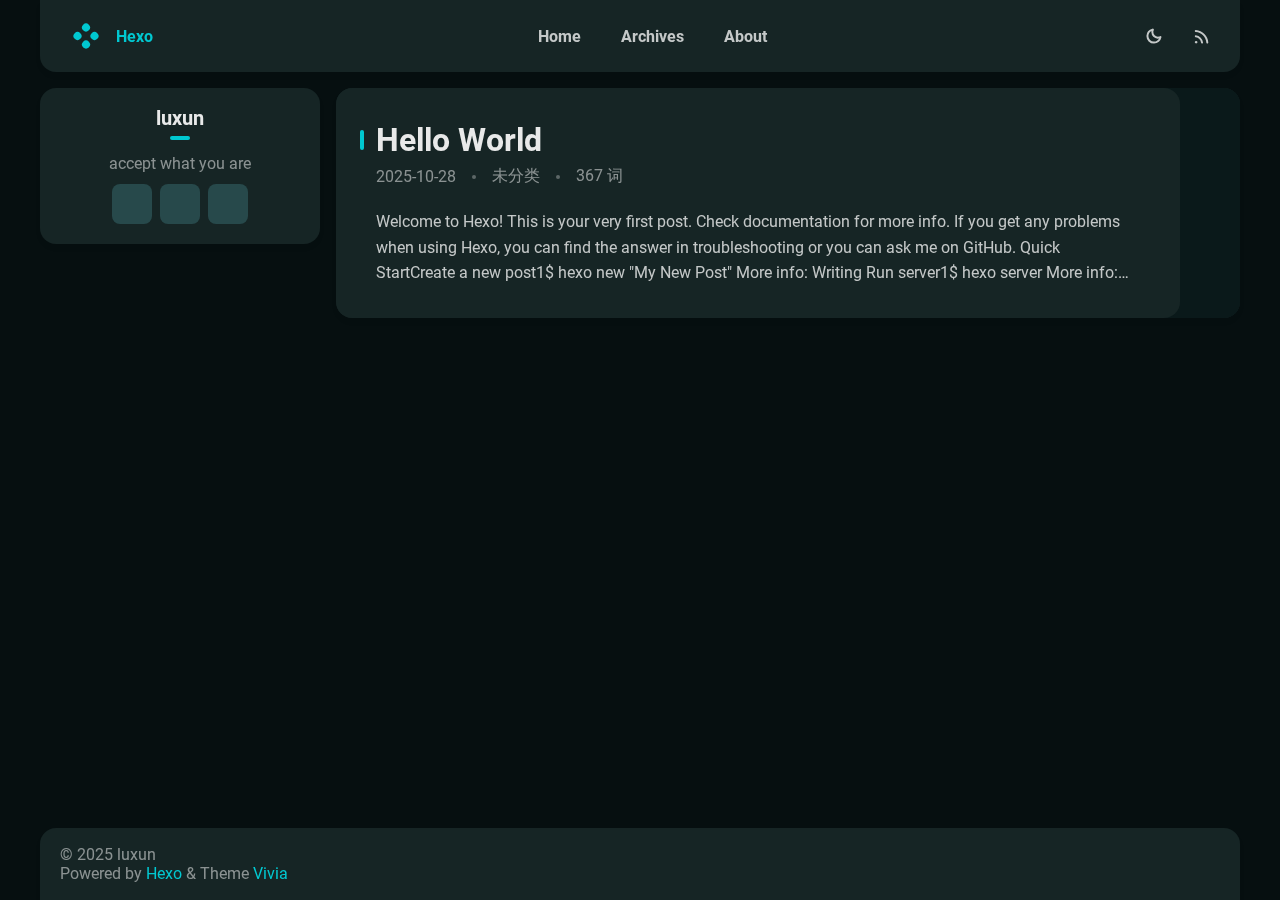
<file: index.html>
<!DOCTYPE html>


<html theme="dark" showBanner="true" hasBanner="false" > 
<link href="https://cdn.staticfile.org/font-awesome/6.4.2/css/fontawesome.min.css" rel="stylesheet">
<link href="https://cdn.staticfile.org/font-awesome/6.4.2/css/brands.min.css" rel="stylesheet">
<link href="https://cdn.staticfile.org/font-awesome/6.4.2/css/solid.min.css" rel="stylesheet">
<script src="/js/color.global.min.js" ></script>
<script src="/js/load-settings.js" ></script>
<head>
  <meta charset="utf-8">
  
  
  

  
  <title>Hexo</title>
  <meta name="viewport" content="width=device-width, initial-scale=1, shrink-to-fit=no">

  <link rel="preload" href="/css/fonts/Roboto-Regular.ttf" as="font" type="font/ttf" crossorigin="anonymous">
  <link rel="preload" href="/css/fonts/Roboto-Bold.ttf" as="font" type="font/ttf" crossorigin="anonymous">

  <meta property="og:type" content="website">
<meta property="og:title" content="Hexo">
<meta property="og:url" content="http://example.com/index.html">
<meta property="og:site_name" content="Hexo">
<meta property="og:locale" content="zh_CN">
<meta property="article:author" content="luxun">
<meta name="twitter:card" content="summary">
  
    <link rel="alternate" href="/atom.xml" title="Hexo" type="application/atom+xml">
  
  
    <link rel="icon" media="(prefers-color-scheme: light)" href="/images/favicon-light-32.png" sizes="32x32">
    <link rel="icon" media="(prefers-color-scheme: light)" href="/images/favicon-light-128.png" sizes="128x128">
    <link rel="icon" media="(prefers-color-scheme: light)" href="/images/favicon-light-180.png" sizes="180x180">
    <link rel="icon" media="(prefers-color-scheme: light)" href="/images/favicon-light-192.png" sizes="192x192">
    <link rel="icon" media="(prefers-color-scheme: dark)" href="/images/favicon-dark-32.png" sizes="32x32">
    <link rel="icon" media="(prefers-color-scheme: dark)" href="/images/favicon-dark-128.png" sizes="128x128">
    <link rel="icon" media="(prefers-color-scheme: dark)" href="/images/favicon-dark-180.png" sizes="180x180">
    <link rel="icon" media="(prefers-color-scheme: dark)" href="/images/favicon-dark-192.png" sizes="192x192">
  
  
  
<link rel="stylesheet" href="/css/style.css">

<meta name="generator" content="Hexo 8.1.0"></head>

<body>
  
   
  <div id="main-grid" class="  ">
    <div id="nav" class=" is_home "  >
      <navbar id="navbar">
  <nav id="title-nav">
    <a href="/">
      <div id="vivia-logo">
        <div class="dot"></div>
        <div class="dot"></div>
        <div class="dot"></div>
        <div class="dot"></div>
      </div>
      <div>Hexo </div>
    </a>
  </nav>
  <nav id="main-nav">
    
      <a class="main-nav-link" href="/">Home</a>
    
      <a class="main-nav-link" href="/archives">Archives</a>
    
      <a class="main-nav-link" href="/about">About</a>
    
  </nav>
  <nav id="sub-nav">
    <a id="theme-btn" class="nav-icon">
      <span class="light-mode-icon"><svg xmlns="http://www.w3.org/2000/svg" height="20" viewBox="0 -960 960 960" width="20"><path d="M438.5-829.913v-48q0-17.452 11.963-29.476 11.964-12.024 29.326-12.024 17.363 0 29.537 12.024t12.174 29.476v48q0 17.452-11.963 29.476-11.964 12.024-29.326 12.024-17.363 0-29.537-12.024T438.5-829.913Zm0 747.826v-48q0-17.452 11.963-29.476 11.964-12.024 29.326-12.024 17.363 0 29.537 12.024t12.174 29.476v48q0 17.452-11.963 29.476-11.964 12.024-29.326 12.024-17.363 0-29.537-12.024T438.5-82.087ZM877.913-438.5h-48q-17.452 0-29.476-11.963-12.024-11.964-12.024-29.326 0-17.363 12.024-29.537t29.476-12.174h48q17.452 0 29.476 11.963 12.024 11.964 12.024 29.326 0 17.363-12.024 29.537T877.913-438.5Zm-747.826 0h-48q-17.452 0-29.476-11.963-12.024-11.964-12.024-29.326 0-17.363 12.024-29.537T82.087-521.5h48q17.452 0 29.476 11.963 12.024 11.964 12.024 29.326 0 17.363-12.024 29.537T130.087-438.5Zm660.174-290.87-34.239 32q-12.913 12.674-29.565 12.174-16.653-.5-29.327-13.174-12.674-12.673-12.554-28.826.12-16.152 12.794-28.826l33-35q12.913-12.674 30.454-12.674t30.163 12.847q12.709 12.846 12.328 30.826-.38 17.98-13.054 30.653ZM262.63-203.978l-32 34q-12.913 12.674-30.454 12.674t-30.163-12.847q-12.709-12.846-12.328-30.826.38-17.98 13.054-30.653l33.239-31q12.913-12.674 29.565-12.174 16.653.5 29.327 13.174 12.674 12.673 12.554 28.826-.12 16.152-12.794 28.826Zm466.74 33.239-32-33.239q-12.674-12.913-12.174-29.565.5-16.653 13.174-29.327 12.673-12.674 28.826-13.054 16.152-.38 28.826 12.294l35 33q12.674 12.913 12.674 30.454t-12.847 30.163q-12.846 12.709-30.826 12.328-17.98-.38-30.653-13.054ZM203.978-697.37l-34-33q-12.674-12.913-13.174-29.945-.5-17.033 12.174-29.707t31.326-13.293q18.653-.62 31.326 13.054l32 34.239q11.674 12.913 11.174 29.565-.5 16.653-13.174 29.327-12.673 12.674-28.826 12.554-16.152-.12-28.826-12.794ZM480-240q-100 0-170-70t-70-170q0-100 70-170t170-70q100 0 170 70t70 170q0 100-70 170t-170 70Zm-.247-82q65.703 0 111.475-46.272Q637-414.544 637-480.247t-45.525-111.228Q545.95-637 480.247-637t-111.475 45.525Q323-545.95 323-480.247t45.525 111.975Q414.05-322 479.753-322ZM481-481Z"/></svg></span>
      <span class="dark-mode-icon"><svg xmlns="http://www.w3.org/2000/svg" height="20" viewBox="0 -960 960 960" width="20"><path d="M480.239-116.413q-152.63 0-258.228-105.478Q116.413-327.37 116.413-480q0-130.935 77.739-227.435t206.304-125.043q43.022-9.631 63.87 10.869t3.478 62.805q-8.891 22.043-14.315 44.463-5.424 22.42-5.424 46.689 0 91.694 64.326 155.879 64.325 64.186 156.218 64.186 24.369 0 46.978-4.946 22.609-4.945 44.413-14.076 42.826-17.369 62.967 1.142 20.142 18.511 10.511 61.054Q807.174-280 712.63-198.206q-94.543 81.793-232.391 81.793Zm0-95q79.783 0 143.337-40.217 63.554-40.218 95.793-108.283-15.608 4.044-31.097 5.326-15.49 1.283-31.859.805-123.706-4.066-210.777-90.539-87.071-86.473-91.614-212.092-.24-16.369.923-31.978 1.164-15.609 5.446-30.978-67.826 32.478-108.282 96.152Q211.652-559.543 211.652-480q0 111.929 78.329 190.258 78.329 78.329 190.258 78.329ZM466.13-465.891Z"/></svg></span>
    </a>
    
      <a id="nav-rss-link" class="nav-icon mobile-hide" href="/atom.xml" title="RSS 订阅">
        <svg xmlns="http://www.w3.org/2000/svg" height="20" viewBox="0 -960 960 960" width="20"><path d="M198-120q-25.846 0-44.23-18.384-18.384-18.385-18.384-44.23 0-25.846 18.384-44.23 18.384-18.385 44.23-18.385 25.846 0 44.23 18.385 18.384 18.384 18.384 44.23 0 25.845-18.384 44.23Q223.846-120 198-120Zm538.385 0q-18.846 0-32.923-13.769-14.076-13.769-15.922-33.23-8.692-100.616-51.077-188.654-42.385-88.039-109.885-155.539-67.5-67.501-155.539-109.885Q283-663.462 182.385-672.154q-19.461-1.846-33.23-16.23-13.769-14.385-13.769-33.846t14.076-32.922q14.077-13.461 32.923-12.23 120.076 8.692 226.038 58.768 105.961 50.077 185.73 129.846 79.769 79.769 129.846 185.731 50.077 105.961 58.769 226.038 1.231 18.846-12.538 32.922Q756.461-120 736.385-120Zm-252 0q-18.231 0-32.423-13.461t-18.653-33.538Q418.155-264.23 348.886-333.5q-69.27-69.27-166.501-84.423-20.077-4.462-33.538-18.961-13.461-14.5-13.461-33.346 0-19.076 13.884-33.23 13.884-14.153 33.115-10.922 136.769 15.384 234.384 112.999 97.615 97.615 112.999 234.384 3.231 19.23-10.538 33.115Q505.461-120 484.385-120Z"/></svg>
      </a>
    
    <div id="nav-menu-btn" class="nav-icon">
      <svg xmlns="http://www.w3.org/2000/svg" height="20" viewBox="0 -960 960 960" width="20"><path d="M177.37-252.282q-17.453 0-29.477-11.964-12.024-11.963-12.024-29.326t12.024-29.537q12.024-12.174 29.477-12.174h605.26q17.453 0 29.477 11.964 12.024 11.963 12.024 29.326t-12.024 29.537q-12.024 12.174-29.477 12.174H177.37Zm0-186.218q-17.453 0-29.477-11.963-12.024-11.964-12.024-29.326 0-17.363 12.024-29.537T177.37-521.5h605.26q17.453 0 29.477 11.963 12.024 11.964 12.024 29.326 0 17.363-12.024 29.537T782.63-438.5H177.37Zm0-186.217q-17.453 0-29.477-11.964-12.024-11.963-12.024-29.326t12.024-29.537q12.024-12.174 29.477-12.174h605.26q17.453 0 29.477 11.964 12.024 11.963 12.024 29.326t-12.024 29.537q-12.024 12.174-29.477 12.174H177.37Z"/></svg>
    </div>
  </nav>
</navbar>
<div id="nav-dropdown" class="hidden">
  <div id="dropdown-link-list">
    
      <a class="nav-dropdown-link" href="/">Home</a>
    
      <a class="nav-dropdown-link" href="/archives">Archives</a>
    
      <a class="nav-dropdown-link" href="/about">About</a>
    
    
      <a class="nav-dropdown-link" href="/atom.xml" title="RSS 订阅">RSS</a>
     
    </div>
</div>
<script>
  let dropdownBtn = document.getElementById("nav-menu-btn");
  let dropdownEle = document.getElementById("nav-dropdown");
  dropdownBtn.onclick = function() {
    dropdownEle.classList.toggle("hidden");
  }
</script>
    </div>
    <div id="sidebar-wrapper">
      <sidebar id="sidebar">
  
    <div class="widget-wrap">
  <div class="info-card">
    <div class="avatar">
      
      <div class="img-dim"></div>
    </div>
    <div class="info">
      <div class="username">luxun </div>
      <div class="dot"></div>
      <div class="subtitle">accept what you are </div>
      <div class="link-list">
        
          <a class="link-btn" target="_blank" rel="noopener" href="https://www.bilibili.com/" title="bilibili"><i class="fa-brands fa-bilibili"></i></a>
        
          <a class="link-btn" target="_blank" rel="noopener" href="https://store.steampowered.com" title="Steam"><i class="fa-brands fa-steam"></i></a>
        
          <a class="link-btn" target="_blank" rel="noopener" href="https://github.com" title="GitHub"><i class="fa-brands fa-github"></i></a>
         
      </div>  
    </div>
  </div>
</div>

  
  <div class="sticky">
    
      



    
      

    
  </div>
</sidebar>
    </div>
    <div id="content-body">
      
   


<article id="post-hello-world" class="h-entry article article-type-post" itemprop="blogPost" itemscope itemtype="https://schema.org/BlogPosting">
   
  <div class="article-inner">
    <div class="article-main">
      <header class="article-header">
        
<div class="main-title-bar">
  <div class="main-title-dot"></div>
  
    
      <h1 itemprop="name">
        <a class="p-name article-title" href="/2025/10/28/hello-world/">Hello World</a>
      </h1>
    
  
</div>

        <div class='meta-info-bar'>
          <div class="meta-info">
  <time class="dt-published" datetime="2025-10-28T01:31:04.222Z" itemprop="datePublished">2025-10-28</time>
</div>
          <div class="need-seperator meta-info">
            <div class="meta-cate-flex">
  
    未分类 
   
</div>
  
          </div>
          <div class="wordcount need-seperator meta-info">
            367 词 
          </div>
        </div>
        
      </header>
      <div class="e-content article-entry" itemprop="articleBody">
        
          <div class="truncate-text">
            
              Welcome to Hexo! This is your very first post. Check documentation for more info. If you get any problems when using Hexo, you can find the answer in troubleshooting or you can ask me on GitHub.
Quick StartCreate a new post1$ hexo new &quot;My New Post&quot;

More info: Writing
Run server1$ hexo server

More info: Server
Generate static files1$ hexo generate

More info: Generating
Deploy to remote sites1$ hexo deploy

More info: Deployment

            
          </div>
        
      </div>

         
    </div>
    
     
    <a class="right-panel  non-pic  "
      
      href="/2025/10/28/hello-world/" 
    >
       
      <i class="fa-solid fa-angle-right non-pic"></i>
       
    </a>
     
  </div>
  
</article>









    </div>
    <div id="footer-wrapper">
      <footer id="footer">
  
  <div id="footer-info" class="inner">
    
    &copy; 2025 luxun<br>
    Powered by <a href="https://hexo.io/" target="_blank">Hexo</a> & Theme <a target="_blank" rel="noopener" href="https://github.com/saicaca/hexo-theme-vivia">Vivia</a>
  </div>
</footer>

    </div>
    <div class="back-to-top-wrapper">
    <button id="back-to-top-btn" class="back-to-top-btn hide" onclick="topFunction()">
        <i class="fa-solid fa-angle-up"></i>
    </button>
</div>

<script>
    function topFunction() {
        window.scroll({ top: 0, behavior: 'smooth' });
    }
    let btn = document.getElementById('back-to-top-btn');
    function scrollFunction() {
        if (document.body.scrollTop > 600 || document.documentElement.scrollTop > 600) {
            btn.classList.remove('hide')
        } else {
            btn.classList.add('hide')
        }
    }
    window.onscroll = function() {
        scrollFunction();
    }
</script>

  </div>
  <script src="/js/light-dark-switch.js"></script>
</body>
</html>
</file>
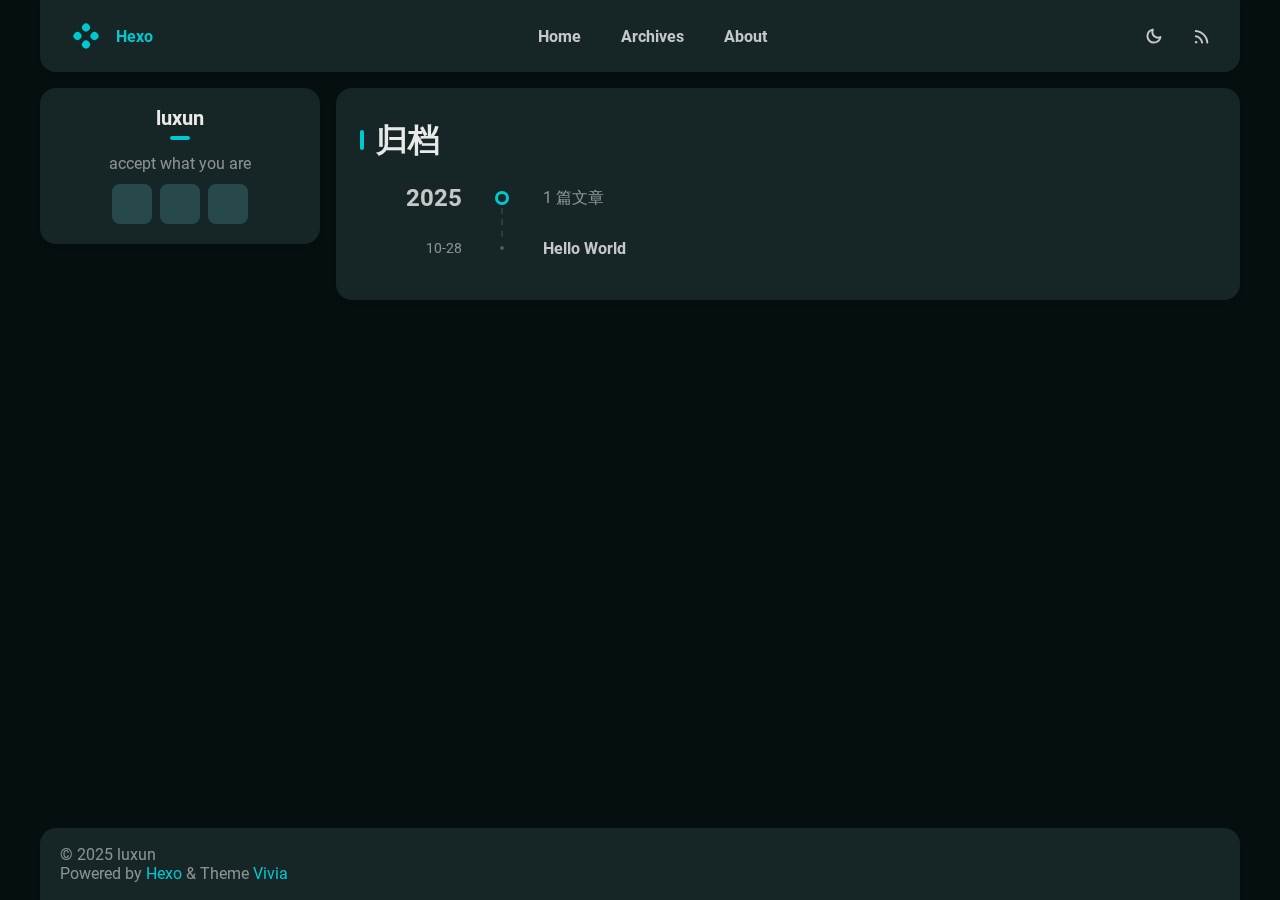
<file: archives/index.html>
<!DOCTYPE html>


<html theme="dark" showBanner="true" hasBanner="false" > 
<link href="https://cdn.staticfile.org/font-awesome/6.4.2/css/fontawesome.min.css" rel="stylesheet">
<link href="https://cdn.staticfile.org/font-awesome/6.4.2/css/brands.min.css" rel="stylesheet">
<link href="https://cdn.staticfile.org/font-awesome/6.4.2/css/solid.min.css" rel="stylesheet">
<script src="/js/color.global.min.js" ></script>
<script src="/js/load-settings.js" ></script>
<head>
  <meta charset="utf-8">
  
  
  

  
  <title>归档 | Hexo</title>
  <meta name="viewport" content="width=device-width, initial-scale=1, shrink-to-fit=no">

  <link rel="preload" href="/css/fonts/Roboto-Regular.ttf" as="font" type="font/ttf" crossorigin="anonymous">
  <link rel="preload" href="/css/fonts/Roboto-Bold.ttf" as="font" type="font/ttf" crossorigin="anonymous">

  <meta property="og:type" content="website">
<meta property="og:title" content="Hexo">
<meta property="og:url" content="http://example.com/archives/index.html">
<meta property="og:site_name" content="Hexo">
<meta property="og:locale" content="zh_CN">
<meta property="article:author" content="luxun">
<meta name="twitter:card" content="summary">
  
    <link rel="alternate" href="/atom.xml" title="Hexo" type="application/atom+xml">
  
  
    <link rel="icon" media="(prefers-color-scheme: light)" href="/images/favicon-light-32.png" sizes="32x32">
    <link rel="icon" media="(prefers-color-scheme: light)" href="/images/favicon-light-128.png" sizes="128x128">
    <link rel="icon" media="(prefers-color-scheme: light)" href="/images/favicon-light-180.png" sizes="180x180">
    <link rel="icon" media="(prefers-color-scheme: light)" href="/images/favicon-light-192.png" sizes="192x192">
    <link rel="icon" media="(prefers-color-scheme: dark)" href="/images/favicon-dark-32.png" sizes="32x32">
    <link rel="icon" media="(prefers-color-scheme: dark)" href="/images/favicon-dark-128.png" sizes="128x128">
    <link rel="icon" media="(prefers-color-scheme: dark)" href="/images/favicon-dark-180.png" sizes="180x180">
    <link rel="icon" media="(prefers-color-scheme: dark)" href="/images/favicon-dark-192.png" sizes="192x192">
  
  
  
<link rel="stylesheet" href="/css/style.css">

<meta name="generator" content="Hexo 8.1.0"></head>

<body>
  
   
  <div id="main-grid" class="  ">
    <div id="nav" class=""  >
      <navbar id="navbar">
  <nav id="title-nav">
    <a href="/">
      <div id="vivia-logo">
        <div class="dot"></div>
        <div class="dot"></div>
        <div class="dot"></div>
        <div class="dot"></div>
      </div>
      <div>Hexo </div>
    </a>
  </nav>
  <nav id="main-nav">
    
      <a class="main-nav-link" href="/">Home</a>
    
      <a class="main-nav-link" href="/archives">Archives</a>
    
      <a class="main-nav-link" href="/about">About</a>
    
  </nav>
  <nav id="sub-nav">
    <a id="theme-btn" class="nav-icon">
      <span class="light-mode-icon"><svg xmlns="http://www.w3.org/2000/svg" height="20" viewBox="0 -960 960 960" width="20"><path d="M438.5-829.913v-48q0-17.452 11.963-29.476 11.964-12.024 29.326-12.024 17.363 0 29.537 12.024t12.174 29.476v48q0 17.452-11.963 29.476-11.964 12.024-29.326 12.024-17.363 0-29.537-12.024T438.5-829.913Zm0 747.826v-48q0-17.452 11.963-29.476 11.964-12.024 29.326-12.024 17.363 0 29.537 12.024t12.174 29.476v48q0 17.452-11.963 29.476-11.964 12.024-29.326 12.024-17.363 0-29.537-12.024T438.5-82.087ZM877.913-438.5h-48q-17.452 0-29.476-11.963-12.024-11.964-12.024-29.326 0-17.363 12.024-29.537t29.476-12.174h48q17.452 0 29.476 11.963 12.024 11.964 12.024 29.326 0 17.363-12.024 29.537T877.913-438.5Zm-747.826 0h-48q-17.452 0-29.476-11.963-12.024-11.964-12.024-29.326 0-17.363 12.024-29.537T82.087-521.5h48q17.452 0 29.476 11.963 12.024 11.964 12.024 29.326 0 17.363-12.024 29.537T130.087-438.5Zm660.174-290.87-34.239 32q-12.913 12.674-29.565 12.174-16.653-.5-29.327-13.174-12.674-12.673-12.554-28.826.12-16.152 12.794-28.826l33-35q12.913-12.674 30.454-12.674t30.163 12.847q12.709 12.846 12.328 30.826-.38 17.98-13.054 30.653ZM262.63-203.978l-32 34q-12.913 12.674-30.454 12.674t-30.163-12.847q-12.709-12.846-12.328-30.826.38-17.98 13.054-30.653l33.239-31q12.913-12.674 29.565-12.174 16.653.5 29.327 13.174 12.674 12.673 12.554 28.826-.12 16.152-12.794 28.826Zm466.74 33.239-32-33.239q-12.674-12.913-12.174-29.565.5-16.653 13.174-29.327 12.673-12.674 28.826-13.054 16.152-.38 28.826 12.294l35 33q12.674 12.913 12.674 30.454t-12.847 30.163q-12.846 12.709-30.826 12.328-17.98-.38-30.653-13.054ZM203.978-697.37l-34-33q-12.674-12.913-13.174-29.945-.5-17.033 12.174-29.707t31.326-13.293q18.653-.62 31.326 13.054l32 34.239q11.674 12.913 11.174 29.565-.5 16.653-13.174 29.327-12.673 12.674-28.826 12.554-16.152-.12-28.826-12.794ZM480-240q-100 0-170-70t-70-170q0-100 70-170t170-70q100 0 170 70t70 170q0 100-70 170t-170 70Zm-.247-82q65.703 0 111.475-46.272Q637-414.544 637-480.247t-45.525-111.228Q545.95-637 480.247-637t-111.475 45.525Q323-545.95 323-480.247t45.525 111.975Q414.05-322 479.753-322ZM481-481Z"/></svg></span>
      <span class="dark-mode-icon"><svg xmlns="http://www.w3.org/2000/svg" height="20" viewBox="0 -960 960 960" width="20"><path d="M480.239-116.413q-152.63 0-258.228-105.478Q116.413-327.37 116.413-480q0-130.935 77.739-227.435t206.304-125.043q43.022-9.631 63.87 10.869t3.478 62.805q-8.891 22.043-14.315 44.463-5.424 22.42-5.424 46.689 0 91.694 64.326 155.879 64.325 64.186 156.218 64.186 24.369 0 46.978-4.946 22.609-4.945 44.413-14.076 42.826-17.369 62.967 1.142 20.142 18.511 10.511 61.054Q807.174-280 712.63-198.206q-94.543 81.793-232.391 81.793Zm0-95q79.783 0 143.337-40.217 63.554-40.218 95.793-108.283-15.608 4.044-31.097 5.326-15.49 1.283-31.859.805-123.706-4.066-210.777-90.539-87.071-86.473-91.614-212.092-.24-16.369.923-31.978 1.164-15.609 5.446-30.978-67.826 32.478-108.282 96.152Q211.652-559.543 211.652-480q0 111.929 78.329 190.258 78.329 78.329 190.258 78.329ZM466.13-465.891Z"/></svg></span>
    </a>
    
      <a id="nav-rss-link" class="nav-icon mobile-hide" href="/atom.xml" title="RSS 订阅">
        <svg xmlns="http://www.w3.org/2000/svg" height="20" viewBox="0 -960 960 960" width="20"><path d="M198-120q-25.846 0-44.23-18.384-18.384-18.385-18.384-44.23 0-25.846 18.384-44.23 18.384-18.385 44.23-18.385 25.846 0 44.23 18.385 18.384 18.384 18.384 44.23 0 25.845-18.384 44.23Q223.846-120 198-120Zm538.385 0q-18.846 0-32.923-13.769-14.076-13.769-15.922-33.23-8.692-100.616-51.077-188.654-42.385-88.039-109.885-155.539-67.5-67.501-155.539-109.885Q283-663.462 182.385-672.154q-19.461-1.846-33.23-16.23-13.769-14.385-13.769-33.846t14.076-32.922q14.077-13.461 32.923-12.23 120.076 8.692 226.038 58.768 105.961 50.077 185.73 129.846 79.769 79.769 129.846 185.731 50.077 105.961 58.769 226.038 1.231 18.846-12.538 32.922Q756.461-120 736.385-120Zm-252 0q-18.231 0-32.423-13.461t-18.653-33.538Q418.155-264.23 348.886-333.5q-69.27-69.27-166.501-84.423-20.077-4.462-33.538-18.961-13.461-14.5-13.461-33.346 0-19.076 13.884-33.23 13.884-14.153 33.115-10.922 136.769 15.384 234.384 112.999 97.615 97.615 112.999 234.384 3.231 19.23-10.538 33.115Q505.461-120 484.385-120Z"/></svg>
      </a>
    
    <div id="nav-menu-btn" class="nav-icon">
      <svg xmlns="http://www.w3.org/2000/svg" height="20" viewBox="0 -960 960 960" width="20"><path d="M177.37-252.282q-17.453 0-29.477-11.964-12.024-11.963-12.024-29.326t12.024-29.537q12.024-12.174 29.477-12.174h605.26q17.453 0 29.477 11.964 12.024 11.963 12.024 29.326t-12.024 29.537q-12.024 12.174-29.477 12.174H177.37Zm0-186.218q-17.453 0-29.477-11.963-12.024-11.964-12.024-29.326 0-17.363 12.024-29.537T177.37-521.5h605.26q17.453 0 29.477 11.963 12.024 11.964 12.024 29.326 0 17.363-12.024 29.537T782.63-438.5H177.37Zm0-186.217q-17.453 0-29.477-11.964-12.024-11.963-12.024-29.326t12.024-29.537q12.024-12.174 29.477-12.174h605.26q17.453 0 29.477 11.964 12.024 11.963 12.024 29.326t-12.024 29.537q-12.024 12.174-29.477 12.174H177.37Z"/></svg>
    </div>
  </nav>
</navbar>
<div id="nav-dropdown" class="hidden">
  <div id="dropdown-link-list">
    
      <a class="nav-dropdown-link" href="/">Home</a>
    
      <a class="nav-dropdown-link" href="/archives">Archives</a>
    
      <a class="nav-dropdown-link" href="/about">About</a>
    
    
      <a class="nav-dropdown-link" href="/atom.xml" title="RSS 订阅">RSS</a>
     
    </div>
</div>
<script>
  let dropdownBtn = document.getElementById("nav-menu-btn");
  let dropdownEle = document.getElementById("nav-dropdown");
  dropdownBtn.onclick = function() {
    dropdownEle.classList.toggle("hidden");
  }
</script>
    </div>
    <div id="sidebar-wrapper">
      <sidebar id="sidebar">
  
    <div class="widget-wrap">
  <div class="info-card">
    <div class="avatar">
      
      <div class="img-dim"></div>
    </div>
    <div class="info">
      <div class="username">luxun </div>
      <div class="dot"></div>
      <div class="subtitle">accept what you are </div>
      <div class="link-list">
        
          <a class="link-btn" target="_blank" rel="noopener" href="https://www.bilibili.com/" title="bilibili"><i class="fa-brands fa-bilibili"></i></a>
        
          <a class="link-btn" target="_blank" rel="noopener" href="https://store.steampowered.com" title="Steam"><i class="fa-brands fa-steam"></i></a>
        
          <a class="link-btn" target="_blank" rel="noopener" href="https://github.com" title="GitHub"><i class="fa-brands fa-github"></i></a>
         
      </div>  
    </div>
  </div>
</div>

  
  <div class="sticky">
    
      



    
      

    
  </div>
</sidebar>
    </div>
    <div id="content-body">
       

<div class="archive-main-card">
    <div class="archive-top">
      <div class="main-title-bar">
        <div class="main-title-dot"></div>
        <h1 class="article-title">归档</h1>
      </div>    
    </div>
    
    
      
      
        
        <div class="year-line">
            <div class="year-num">2025</div>
            <div class="dot-wrapper">
                <div class="dot"></div>
            </div>
            <div class="article-count">1 篇文章</div>
        </div>
      
      <a class="archive-article-link" href="/2025/10/28/hello-world/" title="Hello World">
        <div class="date">10-28</div>
        <div class="line">
            <div class="dot"></div>
        </div>
        <div class="title">
            <div class="title-inner">
                
                    Hello World
                
            </div>
        </div>
        <div class="tags">
            
        </div>
      </a>
    
  </div>
    </div>
    <div id="footer-wrapper">
      <footer id="footer">
  
  <div id="footer-info" class="inner">
    
    &copy; 2025 luxun<br>
    Powered by <a href="https://hexo.io/" target="_blank">Hexo</a> & Theme <a target="_blank" rel="noopener" href="https://github.com/saicaca/hexo-theme-vivia">Vivia</a>
  </div>
</footer>

    </div>
    <div class="back-to-top-wrapper">
    <button id="back-to-top-btn" class="back-to-top-btn hide" onclick="topFunction()">
        <i class="fa-solid fa-angle-up"></i>
    </button>
</div>

<script>
    function topFunction() {
        window.scroll({ top: 0, behavior: 'smooth' });
    }
    let btn = document.getElementById('back-to-top-btn');
    function scrollFunction() {
        if (document.body.scrollTop > 600 || document.documentElement.scrollTop > 600) {
            btn.classList.remove('hide')
        } else {
            btn.classList.add('hide')
        }
    }
    window.onscroll = function() {
        scrollFunction();
    }
</script>

  </div>
  <script src="/js/light-dark-switch.js"></script>
</body>
</html>
</file>
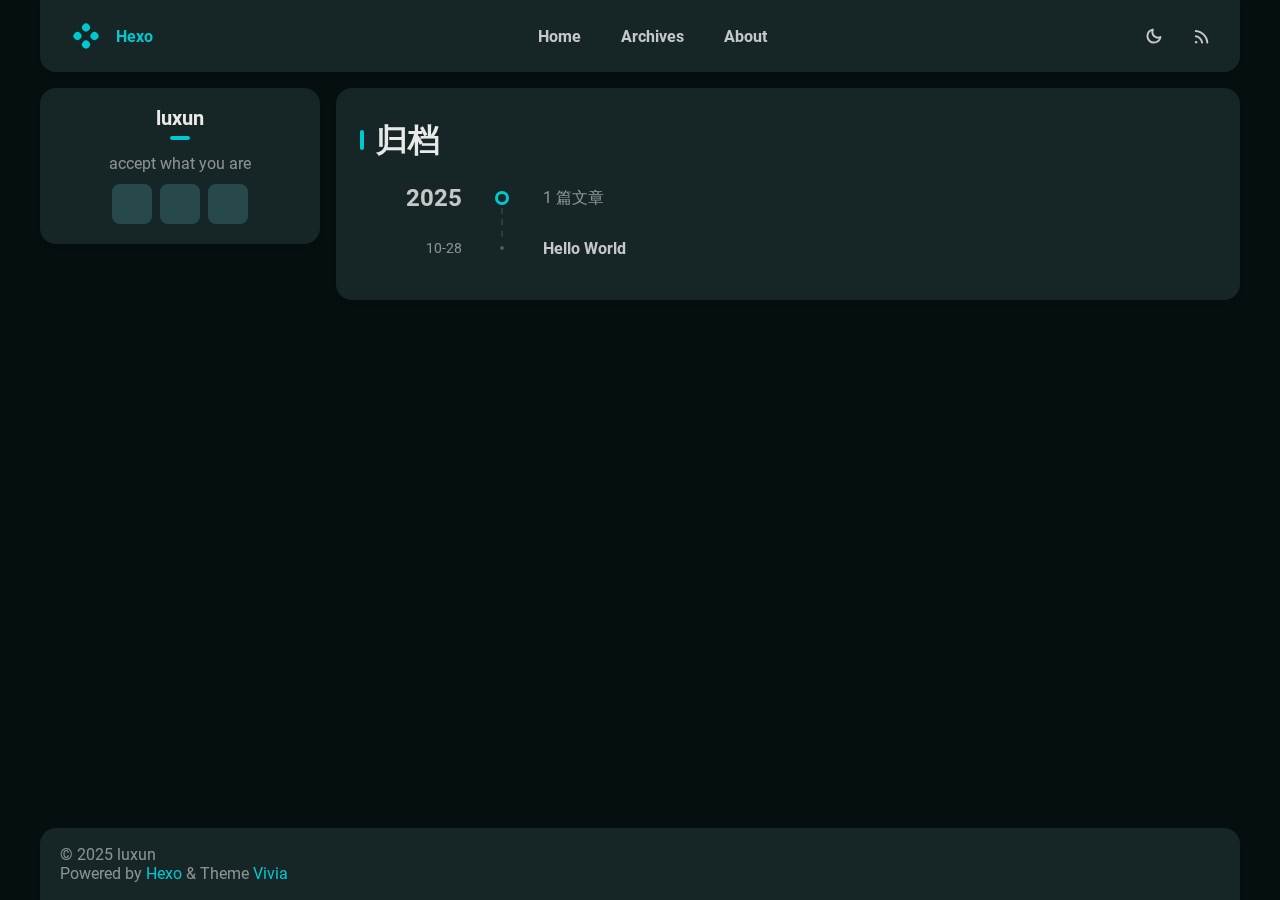
<file: archives/2025/index.html>
<!DOCTYPE html>


<html theme="dark" showBanner="true" hasBanner="false" > 
<link href="https://cdn.staticfile.org/font-awesome/6.4.2/css/fontawesome.min.css" rel="stylesheet">
<link href="https://cdn.staticfile.org/font-awesome/6.4.2/css/brands.min.css" rel="stylesheet">
<link href="https://cdn.staticfile.org/font-awesome/6.4.2/css/solid.min.css" rel="stylesheet">
<script src="/js/color.global.min.js" ></script>
<script src="/js/load-settings.js" ></script>
<head>
  <meta charset="utf-8">
  
  
  

  
  <title>归档: 2025 | Hexo</title>
  <meta name="viewport" content="width=device-width, initial-scale=1, shrink-to-fit=no">

  <link rel="preload" href="/css/fonts/Roboto-Regular.ttf" as="font" type="font/ttf" crossorigin="anonymous">
  <link rel="preload" href="/css/fonts/Roboto-Bold.ttf" as="font" type="font/ttf" crossorigin="anonymous">

  <meta property="og:type" content="website">
<meta property="og:title" content="Hexo">
<meta property="og:url" content="http://example.com/archives/2025/index.html">
<meta property="og:site_name" content="Hexo">
<meta property="og:locale" content="zh_CN">
<meta property="article:author" content="luxun">
<meta name="twitter:card" content="summary">
  
    <link rel="alternate" href="/atom.xml" title="Hexo" type="application/atom+xml">
  
  
    <link rel="icon" media="(prefers-color-scheme: light)" href="/images/favicon-light-32.png" sizes="32x32">
    <link rel="icon" media="(prefers-color-scheme: light)" href="/images/favicon-light-128.png" sizes="128x128">
    <link rel="icon" media="(prefers-color-scheme: light)" href="/images/favicon-light-180.png" sizes="180x180">
    <link rel="icon" media="(prefers-color-scheme: light)" href="/images/favicon-light-192.png" sizes="192x192">
    <link rel="icon" media="(prefers-color-scheme: dark)" href="/images/favicon-dark-32.png" sizes="32x32">
    <link rel="icon" media="(prefers-color-scheme: dark)" href="/images/favicon-dark-128.png" sizes="128x128">
    <link rel="icon" media="(prefers-color-scheme: dark)" href="/images/favicon-dark-180.png" sizes="180x180">
    <link rel="icon" media="(prefers-color-scheme: dark)" href="/images/favicon-dark-192.png" sizes="192x192">
  
  
  
<link rel="stylesheet" href="/css/style.css">

<meta name="generator" content="Hexo 8.1.0"></head>

<body>
  
   
  <div id="main-grid" class="  ">
    <div id="nav" class=""  >
      <navbar id="navbar">
  <nav id="title-nav">
    <a href="/">
      <div id="vivia-logo">
        <div class="dot"></div>
        <div class="dot"></div>
        <div class="dot"></div>
        <div class="dot"></div>
      </div>
      <div>Hexo </div>
    </a>
  </nav>
  <nav id="main-nav">
    
      <a class="main-nav-link" href="/">Home</a>
    
      <a class="main-nav-link" href="/archives">Archives</a>
    
      <a class="main-nav-link" href="/about">About</a>
    
  </nav>
  <nav id="sub-nav">
    <a id="theme-btn" class="nav-icon">
      <span class="light-mode-icon"><svg xmlns="http://www.w3.org/2000/svg" height="20" viewBox="0 -960 960 960" width="20"><path d="M438.5-829.913v-48q0-17.452 11.963-29.476 11.964-12.024 29.326-12.024 17.363 0 29.537 12.024t12.174 29.476v48q0 17.452-11.963 29.476-11.964 12.024-29.326 12.024-17.363 0-29.537-12.024T438.5-829.913Zm0 747.826v-48q0-17.452 11.963-29.476 11.964-12.024 29.326-12.024 17.363 0 29.537 12.024t12.174 29.476v48q0 17.452-11.963 29.476-11.964 12.024-29.326 12.024-17.363 0-29.537-12.024T438.5-82.087ZM877.913-438.5h-48q-17.452 0-29.476-11.963-12.024-11.964-12.024-29.326 0-17.363 12.024-29.537t29.476-12.174h48q17.452 0 29.476 11.963 12.024 11.964 12.024 29.326 0 17.363-12.024 29.537T877.913-438.5Zm-747.826 0h-48q-17.452 0-29.476-11.963-12.024-11.964-12.024-29.326 0-17.363 12.024-29.537T82.087-521.5h48q17.452 0 29.476 11.963 12.024 11.964 12.024 29.326 0 17.363-12.024 29.537T130.087-438.5Zm660.174-290.87-34.239 32q-12.913 12.674-29.565 12.174-16.653-.5-29.327-13.174-12.674-12.673-12.554-28.826.12-16.152 12.794-28.826l33-35q12.913-12.674 30.454-12.674t30.163 12.847q12.709 12.846 12.328 30.826-.38 17.98-13.054 30.653ZM262.63-203.978l-32 34q-12.913 12.674-30.454 12.674t-30.163-12.847q-12.709-12.846-12.328-30.826.38-17.98 13.054-30.653l33.239-31q12.913-12.674 29.565-12.174 16.653.5 29.327 13.174 12.674 12.673 12.554 28.826-.12 16.152-12.794 28.826Zm466.74 33.239-32-33.239q-12.674-12.913-12.174-29.565.5-16.653 13.174-29.327 12.673-12.674 28.826-13.054 16.152-.38 28.826 12.294l35 33q12.674 12.913 12.674 30.454t-12.847 30.163q-12.846 12.709-30.826 12.328-17.98-.38-30.653-13.054ZM203.978-697.37l-34-33q-12.674-12.913-13.174-29.945-.5-17.033 12.174-29.707t31.326-13.293q18.653-.62 31.326 13.054l32 34.239q11.674 12.913 11.174 29.565-.5 16.653-13.174 29.327-12.673 12.674-28.826 12.554-16.152-.12-28.826-12.794ZM480-240q-100 0-170-70t-70-170q0-100 70-170t170-70q100 0 170 70t70 170q0 100-70 170t-170 70Zm-.247-82q65.703 0 111.475-46.272Q637-414.544 637-480.247t-45.525-111.228Q545.95-637 480.247-637t-111.475 45.525Q323-545.95 323-480.247t45.525 111.975Q414.05-322 479.753-322ZM481-481Z"/></svg></span>
      <span class="dark-mode-icon"><svg xmlns="http://www.w3.org/2000/svg" height="20" viewBox="0 -960 960 960" width="20"><path d="M480.239-116.413q-152.63 0-258.228-105.478Q116.413-327.37 116.413-480q0-130.935 77.739-227.435t206.304-125.043q43.022-9.631 63.87 10.869t3.478 62.805q-8.891 22.043-14.315 44.463-5.424 22.42-5.424 46.689 0 91.694 64.326 155.879 64.325 64.186 156.218 64.186 24.369 0 46.978-4.946 22.609-4.945 44.413-14.076 42.826-17.369 62.967 1.142 20.142 18.511 10.511 61.054Q807.174-280 712.63-198.206q-94.543 81.793-232.391 81.793Zm0-95q79.783 0 143.337-40.217 63.554-40.218 95.793-108.283-15.608 4.044-31.097 5.326-15.49 1.283-31.859.805-123.706-4.066-210.777-90.539-87.071-86.473-91.614-212.092-.24-16.369.923-31.978 1.164-15.609 5.446-30.978-67.826 32.478-108.282 96.152Q211.652-559.543 211.652-480q0 111.929 78.329 190.258 78.329 78.329 190.258 78.329ZM466.13-465.891Z"/></svg></span>
    </a>
    
      <a id="nav-rss-link" class="nav-icon mobile-hide" href="/atom.xml" title="RSS 订阅">
        <svg xmlns="http://www.w3.org/2000/svg" height="20" viewBox="0 -960 960 960" width="20"><path d="M198-120q-25.846 0-44.23-18.384-18.384-18.385-18.384-44.23 0-25.846 18.384-44.23 18.384-18.385 44.23-18.385 25.846 0 44.23 18.385 18.384 18.384 18.384 44.23 0 25.845-18.384 44.23Q223.846-120 198-120Zm538.385 0q-18.846 0-32.923-13.769-14.076-13.769-15.922-33.23-8.692-100.616-51.077-188.654-42.385-88.039-109.885-155.539-67.5-67.501-155.539-109.885Q283-663.462 182.385-672.154q-19.461-1.846-33.23-16.23-13.769-14.385-13.769-33.846t14.076-32.922q14.077-13.461 32.923-12.23 120.076 8.692 226.038 58.768 105.961 50.077 185.73 129.846 79.769 79.769 129.846 185.731 50.077 105.961 58.769 226.038 1.231 18.846-12.538 32.922Q756.461-120 736.385-120Zm-252 0q-18.231 0-32.423-13.461t-18.653-33.538Q418.155-264.23 348.886-333.5q-69.27-69.27-166.501-84.423-20.077-4.462-33.538-18.961-13.461-14.5-13.461-33.346 0-19.076 13.884-33.23 13.884-14.153 33.115-10.922 136.769 15.384 234.384 112.999 97.615 97.615 112.999 234.384 3.231 19.23-10.538 33.115Q505.461-120 484.385-120Z"/></svg>
      </a>
    
    <div id="nav-menu-btn" class="nav-icon">
      <svg xmlns="http://www.w3.org/2000/svg" height="20" viewBox="0 -960 960 960" width="20"><path d="M177.37-252.282q-17.453 0-29.477-11.964-12.024-11.963-12.024-29.326t12.024-29.537q12.024-12.174 29.477-12.174h605.26q17.453 0 29.477 11.964 12.024 11.963 12.024 29.326t-12.024 29.537q-12.024 12.174-29.477 12.174H177.37Zm0-186.218q-17.453 0-29.477-11.963-12.024-11.964-12.024-29.326 0-17.363 12.024-29.537T177.37-521.5h605.26q17.453 0 29.477 11.963 12.024 11.964 12.024 29.326 0 17.363-12.024 29.537T782.63-438.5H177.37Zm0-186.217q-17.453 0-29.477-11.964-12.024-11.963-12.024-29.326t12.024-29.537q12.024-12.174 29.477-12.174h605.26q17.453 0 29.477 11.964 12.024 11.963 12.024 29.326t-12.024 29.537q-12.024 12.174-29.477 12.174H177.37Z"/></svg>
    </div>
  </nav>
</navbar>
<div id="nav-dropdown" class="hidden">
  <div id="dropdown-link-list">
    
      <a class="nav-dropdown-link" href="/">Home</a>
    
      <a class="nav-dropdown-link" href="/archives">Archives</a>
    
      <a class="nav-dropdown-link" href="/about">About</a>
    
    
      <a class="nav-dropdown-link" href="/atom.xml" title="RSS 订阅">RSS</a>
     
    </div>
</div>
<script>
  let dropdownBtn = document.getElementById("nav-menu-btn");
  let dropdownEle = document.getElementById("nav-dropdown");
  dropdownBtn.onclick = function() {
    dropdownEle.classList.toggle("hidden");
  }
</script>
    </div>
    <div id="sidebar-wrapper">
      <sidebar id="sidebar">
  
    <div class="widget-wrap">
  <div class="info-card">
    <div class="avatar">
      
      <div class="img-dim"></div>
    </div>
    <div class="info">
      <div class="username">luxun </div>
      <div class="dot"></div>
      <div class="subtitle">accept what you are </div>
      <div class="link-list">
        
          <a class="link-btn" target="_blank" rel="noopener" href="https://www.bilibili.com/" title="bilibili"><i class="fa-brands fa-bilibili"></i></a>
        
          <a class="link-btn" target="_blank" rel="noopener" href="https://store.steampowered.com" title="Steam"><i class="fa-brands fa-steam"></i></a>
        
          <a class="link-btn" target="_blank" rel="noopener" href="https://github.com" title="GitHub"><i class="fa-brands fa-github"></i></a>
         
      </div>  
    </div>
  </div>
</div>

  
  <div class="sticky">
    
      



    
      

    
  </div>
</sidebar>
    </div>
    <div id="content-body">
       

<div class="archive-main-card">
    <div class="archive-top">
      <div class="main-title-bar">
        <div class="main-title-dot"></div>
        <h1 class="article-title">归档</h1>
      </div>    
    </div>
    
    
      
      
        
        <div class="year-line">
            <div class="year-num">2025</div>
            <div class="dot-wrapper">
                <div class="dot"></div>
            </div>
            <div class="article-count">1 篇文章</div>
        </div>
      
      <a class="archive-article-link" href="/2025/10/28/hello-world/" title="Hello World">
        <div class="date">10-28</div>
        <div class="line">
            <div class="dot"></div>
        </div>
        <div class="title">
            <div class="title-inner">
                
                    Hello World
                
            </div>
        </div>
        <div class="tags">
            
        </div>
      </a>
    
  </div>
    </div>
    <div id="footer-wrapper">
      <footer id="footer">
  
  <div id="footer-info" class="inner">
    
    &copy; 2025 luxun<br>
    Powered by <a href="https://hexo.io/" target="_blank">Hexo</a> & Theme <a target="_blank" rel="noopener" href="https://github.com/saicaca/hexo-theme-vivia">Vivia</a>
  </div>
</footer>

    </div>
    <div class="back-to-top-wrapper">
    <button id="back-to-top-btn" class="back-to-top-btn hide" onclick="topFunction()">
        <i class="fa-solid fa-angle-up"></i>
    </button>
</div>

<script>
    function topFunction() {
        window.scroll({ top: 0, behavior: 'smooth' });
    }
    let btn = document.getElementById('back-to-top-btn');
    function scrollFunction() {
        if (document.body.scrollTop > 600 || document.documentElement.scrollTop > 600) {
            btn.classList.remove('hide')
        } else {
            btn.classList.add('hide')
        }
    }
    window.onscroll = function() {
        scrollFunction();
    }
</script>

  </div>
  <script src="/js/light-dark-switch.js"></script>
</body>
</html>
</file>
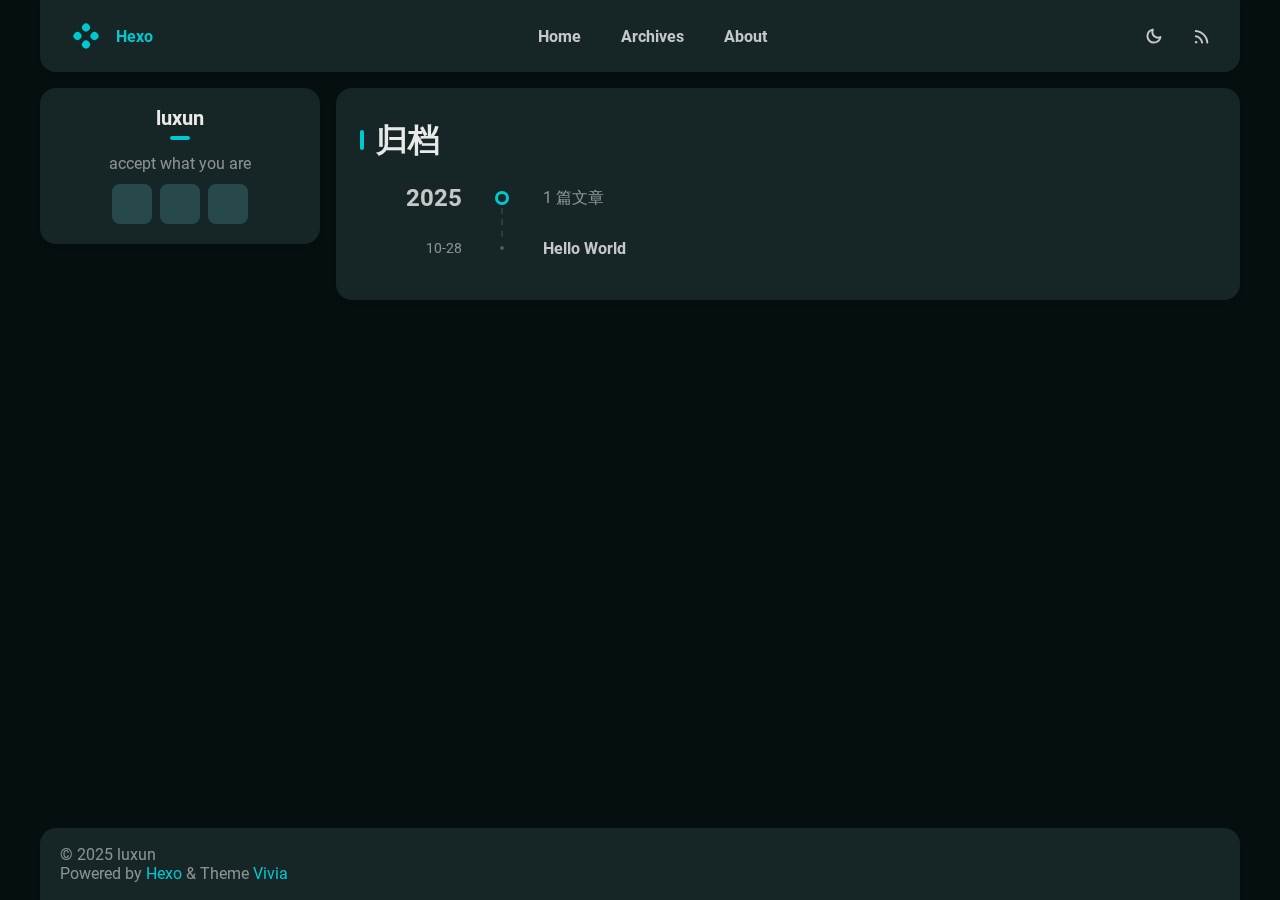
<file: archives/2025/10/index.html>
<!DOCTYPE html>


<html theme="dark" showBanner="true" hasBanner="false" > 
<link href="https://cdn.staticfile.org/font-awesome/6.4.2/css/fontawesome.min.css" rel="stylesheet">
<link href="https://cdn.staticfile.org/font-awesome/6.4.2/css/brands.min.css" rel="stylesheet">
<link href="https://cdn.staticfile.org/font-awesome/6.4.2/css/solid.min.css" rel="stylesheet">
<script src="/js/color.global.min.js" ></script>
<script src="/js/load-settings.js" ></script>
<head>
  <meta charset="utf-8">
  
  
  

  
  <title>归档: 2025/10 | Hexo</title>
  <meta name="viewport" content="width=device-width, initial-scale=1, shrink-to-fit=no">

  <link rel="preload" href="/css/fonts/Roboto-Regular.ttf" as="font" type="font/ttf" crossorigin="anonymous">
  <link rel="preload" href="/css/fonts/Roboto-Bold.ttf" as="font" type="font/ttf" crossorigin="anonymous">

  <meta property="og:type" content="website">
<meta property="og:title" content="Hexo">
<meta property="og:url" content="http://example.com/archives/2025/10/index.html">
<meta property="og:site_name" content="Hexo">
<meta property="og:locale" content="zh_CN">
<meta property="article:author" content="luxun">
<meta name="twitter:card" content="summary">
  
    <link rel="alternate" href="/atom.xml" title="Hexo" type="application/atom+xml">
  
  
    <link rel="icon" media="(prefers-color-scheme: light)" href="/images/favicon-light-32.png" sizes="32x32">
    <link rel="icon" media="(prefers-color-scheme: light)" href="/images/favicon-light-128.png" sizes="128x128">
    <link rel="icon" media="(prefers-color-scheme: light)" href="/images/favicon-light-180.png" sizes="180x180">
    <link rel="icon" media="(prefers-color-scheme: light)" href="/images/favicon-light-192.png" sizes="192x192">
    <link rel="icon" media="(prefers-color-scheme: dark)" href="/images/favicon-dark-32.png" sizes="32x32">
    <link rel="icon" media="(prefers-color-scheme: dark)" href="/images/favicon-dark-128.png" sizes="128x128">
    <link rel="icon" media="(prefers-color-scheme: dark)" href="/images/favicon-dark-180.png" sizes="180x180">
    <link rel="icon" media="(prefers-color-scheme: dark)" href="/images/favicon-dark-192.png" sizes="192x192">
  
  
  
<link rel="stylesheet" href="/css/style.css">

<meta name="generator" content="Hexo 8.1.0"></head>

<body>
  
   
  <div id="main-grid" class="  ">
    <div id="nav" class=""  >
      <navbar id="navbar">
  <nav id="title-nav">
    <a href="/">
      <div id="vivia-logo">
        <div class="dot"></div>
        <div class="dot"></div>
        <div class="dot"></div>
        <div class="dot"></div>
      </div>
      <div>Hexo </div>
    </a>
  </nav>
  <nav id="main-nav">
    
      <a class="main-nav-link" href="/">Home</a>
    
      <a class="main-nav-link" href="/archives">Archives</a>
    
      <a class="main-nav-link" href="/about">About</a>
    
  </nav>
  <nav id="sub-nav">
    <a id="theme-btn" class="nav-icon">
      <span class="light-mode-icon"><svg xmlns="http://www.w3.org/2000/svg" height="20" viewBox="0 -960 960 960" width="20"><path d="M438.5-829.913v-48q0-17.452 11.963-29.476 11.964-12.024 29.326-12.024 17.363 0 29.537 12.024t12.174 29.476v48q0 17.452-11.963 29.476-11.964 12.024-29.326 12.024-17.363 0-29.537-12.024T438.5-829.913Zm0 747.826v-48q0-17.452 11.963-29.476 11.964-12.024 29.326-12.024 17.363 0 29.537 12.024t12.174 29.476v48q0 17.452-11.963 29.476-11.964 12.024-29.326 12.024-17.363 0-29.537-12.024T438.5-82.087ZM877.913-438.5h-48q-17.452 0-29.476-11.963-12.024-11.964-12.024-29.326 0-17.363 12.024-29.537t29.476-12.174h48q17.452 0 29.476 11.963 12.024 11.964 12.024 29.326 0 17.363-12.024 29.537T877.913-438.5Zm-747.826 0h-48q-17.452 0-29.476-11.963-12.024-11.964-12.024-29.326 0-17.363 12.024-29.537T82.087-521.5h48q17.452 0 29.476 11.963 12.024 11.964 12.024 29.326 0 17.363-12.024 29.537T130.087-438.5Zm660.174-290.87-34.239 32q-12.913 12.674-29.565 12.174-16.653-.5-29.327-13.174-12.674-12.673-12.554-28.826.12-16.152 12.794-28.826l33-35q12.913-12.674 30.454-12.674t30.163 12.847q12.709 12.846 12.328 30.826-.38 17.98-13.054 30.653ZM262.63-203.978l-32 34q-12.913 12.674-30.454 12.674t-30.163-12.847q-12.709-12.846-12.328-30.826.38-17.98 13.054-30.653l33.239-31q12.913-12.674 29.565-12.174 16.653.5 29.327 13.174 12.674 12.673 12.554 28.826-.12 16.152-12.794 28.826Zm466.74 33.239-32-33.239q-12.674-12.913-12.174-29.565.5-16.653 13.174-29.327 12.673-12.674 28.826-13.054 16.152-.38 28.826 12.294l35 33q12.674 12.913 12.674 30.454t-12.847 30.163q-12.846 12.709-30.826 12.328-17.98-.38-30.653-13.054ZM203.978-697.37l-34-33q-12.674-12.913-13.174-29.945-.5-17.033 12.174-29.707t31.326-13.293q18.653-.62 31.326 13.054l32 34.239q11.674 12.913 11.174 29.565-.5 16.653-13.174 29.327-12.673 12.674-28.826 12.554-16.152-.12-28.826-12.794ZM480-240q-100 0-170-70t-70-170q0-100 70-170t170-70q100 0 170 70t70 170q0 100-70 170t-170 70Zm-.247-82q65.703 0 111.475-46.272Q637-414.544 637-480.247t-45.525-111.228Q545.95-637 480.247-637t-111.475 45.525Q323-545.95 323-480.247t45.525 111.975Q414.05-322 479.753-322ZM481-481Z"/></svg></span>
      <span class="dark-mode-icon"><svg xmlns="http://www.w3.org/2000/svg" height="20" viewBox="0 -960 960 960" width="20"><path d="M480.239-116.413q-152.63 0-258.228-105.478Q116.413-327.37 116.413-480q0-130.935 77.739-227.435t206.304-125.043q43.022-9.631 63.87 10.869t3.478 62.805q-8.891 22.043-14.315 44.463-5.424 22.42-5.424 46.689 0 91.694 64.326 155.879 64.325 64.186 156.218 64.186 24.369 0 46.978-4.946 22.609-4.945 44.413-14.076 42.826-17.369 62.967 1.142 20.142 18.511 10.511 61.054Q807.174-280 712.63-198.206q-94.543 81.793-232.391 81.793Zm0-95q79.783 0 143.337-40.217 63.554-40.218 95.793-108.283-15.608 4.044-31.097 5.326-15.49 1.283-31.859.805-123.706-4.066-210.777-90.539-87.071-86.473-91.614-212.092-.24-16.369.923-31.978 1.164-15.609 5.446-30.978-67.826 32.478-108.282 96.152Q211.652-559.543 211.652-480q0 111.929 78.329 190.258 78.329 78.329 190.258 78.329ZM466.13-465.891Z"/></svg></span>
    </a>
    
      <a id="nav-rss-link" class="nav-icon mobile-hide" href="/atom.xml" title="RSS 订阅">
        <svg xmlns="http://www.w3.org/2000/svg" height="20" viewBox="0 -960 960 960" width="20"><path d="M198-120q-25.846 0-44.23-18.384-18.384-18.385-18.384-44.23 0-25.846 18.384-44.23 18.384-18.385 44.23-18.385 25.846 0 44.23 18.385 18.384 18.384 18.384 44.23 0 25.845-18.384 44.23Q223.846-120 198-120Zm538.385 0q-18.846 0-32.923-13.769-14.076-13.769-15.922-33.23-8.692-100.616-51.077-188.654-42.385-88.039-109.885-155.539-67.5-67.501-155.539-109.885Q283-663.462 182.385-672.154q-19.461-1.846-33.23-16.23-13.769-14.385-13.769-33.846t14.076-32.922q14.077-13.461 32.923-12.23 120.076 8.692 226.038 58.768 105.961 50.077 185.73 129.846 79.769 79.769 129.846 185.731 50.077 105.961 58.769 226.038 1.231 18.846-12.538 32.922Q756.461-120 736.385-120Zm-252 0q-18.231 0-32.423-13.461t-18.653-33.538Q418.155-264.23 348.886-333.5q-69.27-69.27-166.501-84.423-20.077-4.462-33.538-18.961-13.461-14.5-13.461-33.346 0-19.076 13.884-33.23 13.884-14.153 33.115-10.922 136.769 15.384 234.384 112.999 97.615 97.615 112.999 234.384 3.231 19.23-10.538 33.115Q505.461-120 484.385-120Z"/></svg>
      </a>
    
    <div id="nav-menu-btn" class="nav-icon">
      <svg xmlns="http://www.w3.org/2000/svg" height="20" viewBox="0 -960 960 960" width="20"><path d="M177.37-252.282q-17.453 0-29.477-11.964-12.024-11.963-12.024-29.326t12.024-29.537q12.024-12.174 29.477-12.174h605.26q17.453 0 29.477 11.964 12.024 11.963 12.024 29.326t-12.024 29.537q-12.024 12.174-29.477 12.174H177.37Zm0-186.218q-17.453 0-29.477-11.963-12.024-11.964-12.024-29.326 0-17.363 12.024-29.537T177.37-521.5h605.26q17.453 0 29.477 11.963 12.024 11.964 12.024 29.326 0 17.363-12.024 29.537T782.63-438.5H177.37Zm0-186.217q-17.453 0-29.477-11.964-12.024-11.963-12.024-29.326t12.024-29.537q12.024-12.174 29.477-12.174h605.26q17.453 0 29.477 11.964 12.024 11.963 12.024 29.326t-12.024 29.537q-12.024 12.174-29.477 12.174H177.37Z"/></svg>
    </div>
  </nav>
</navbar>
<div id="nav-dropdown" class="hidden">
  <div id="dropdown-link-list">
    
      <a class="nav-dropdown-link" href="/">Home</a>
    
      <a class="nav-dropdown-link" href="/archives">Archives</a>
    
      <a class="nav-dropdown-link" href="/about">About</a>
    
    
      <a class="nav-dropdown-link" href="/atom.xml" title="RSS 订阅">RSS</a>
     
    </div>
</div>
<script>
  let dropdownBtn = document.getElementById("nav-menu-btn");
  let dropdownEle = document.getElementById("nav-dropdown");
  dropdownBtn.onclick = function() {
    dropdownEle.classList.toggle("hidden");
  }
</script>
    </div>
    <div id="sidebar-wrapper">
      <sidebar id="sidebar">
  
    <div class="widget-wrap">
  <div class="info-card">
    <div class="avatar">
      
      <div class="img-dim"></div>
    </div>
    <div class="info">
      <div class="username">luxun </div>
      <div class="dot"></div>
      <div class="subtitle">accept what you are </div>
      <div class="link-list">
        
          <a class="link-btn" target="_blank" rel="noopener" href="https://www.bilibili.com/" title="bilibili"><i class="fa-brands fa-bilibili"></i></a>
        
          <a class="link-btn" target="_blank" rel="noopener" href="https://store.steampowered.com" title="Steam"><i class="fa-brands fa-steam"></i></a>
        
          <a class="link-btn" target="_blank" rel="noopener" href="https://github.com" title="GitHub"><i class="fa-brands fa-github"></i></a>
         
      </div>  
    </div>
  </div>
</div>

  
  <div class="sticky">
    
      



    
      

    
  </div>
</sidebar>
    </div>
    <div id="content-body">
       

<div class="archive-main-card">
    <div class="archive-top">
      <div class="main-title-bar">
        <div class="main-title-dot"></div>
        <h1 class="article-title">归档</h1>
      </div>    
    </div>
    
    
      
      
        
        <div class="year-line">
            <div class="year-num">2025</div>
            <div class="dot-wrapper">
                <div class="dot"></div>
            </div>
            <div class="article-count">1 篇文章</div>
        </div>
      
      <a class="archive-article-link" href="/2025/10/28/hello-world/" title="Hello World">
        <div class="date">10-28</div>
        <div class="line">
            <div class="dot"></div>
        </div>
        <div class="title">
            <div class="title-inner">
                
                    Hello World
                
            </div>
        </div>
        <div class="tags">
            
        </div>
      </a>
    
  </div>
    </div>
    <div id="footer-wrapper">
      <footer id="footer">
  
  <div id="footer-info" class="inner">
    
    &copy; 2025 luxun<br>
    Powered by <a href="https://hexo.io/" target="_blank">Hexo</a> & Theme <a target="_blank" rel="noopener" href="https://github.com/saicaca/hexo-theme-vivia">Vivia</a>
  </div>
</footer>

    </div>
    <div class="back-to-top-wrapper">
    <button id="back-to-top-btn" class="back-to-top-btn hide" onclick="topFunction()">
        <i class="fa-solid fa-angle-up"></i>
    </button>
</div>

<script>
    function topFunction() {
        window.scroll({ top: 0, behavior: 'smooth' });
    }
    let btn = document.getElementById('back-to-top-btn');
    function scrollFunction() {
        if (document.body.scrollTop > 600 || document.documentElement.scrollTop > 600) {
            btn.classList.remove('hide')
        } else {
            btn.classList.add('hide')
        }
    }
    window.onscroll = function() {
        scrollFunction();
    }
</script>

  </div>
  <script src="/js/light-dark-switch.js"></script>
</body>
</html>
</file>
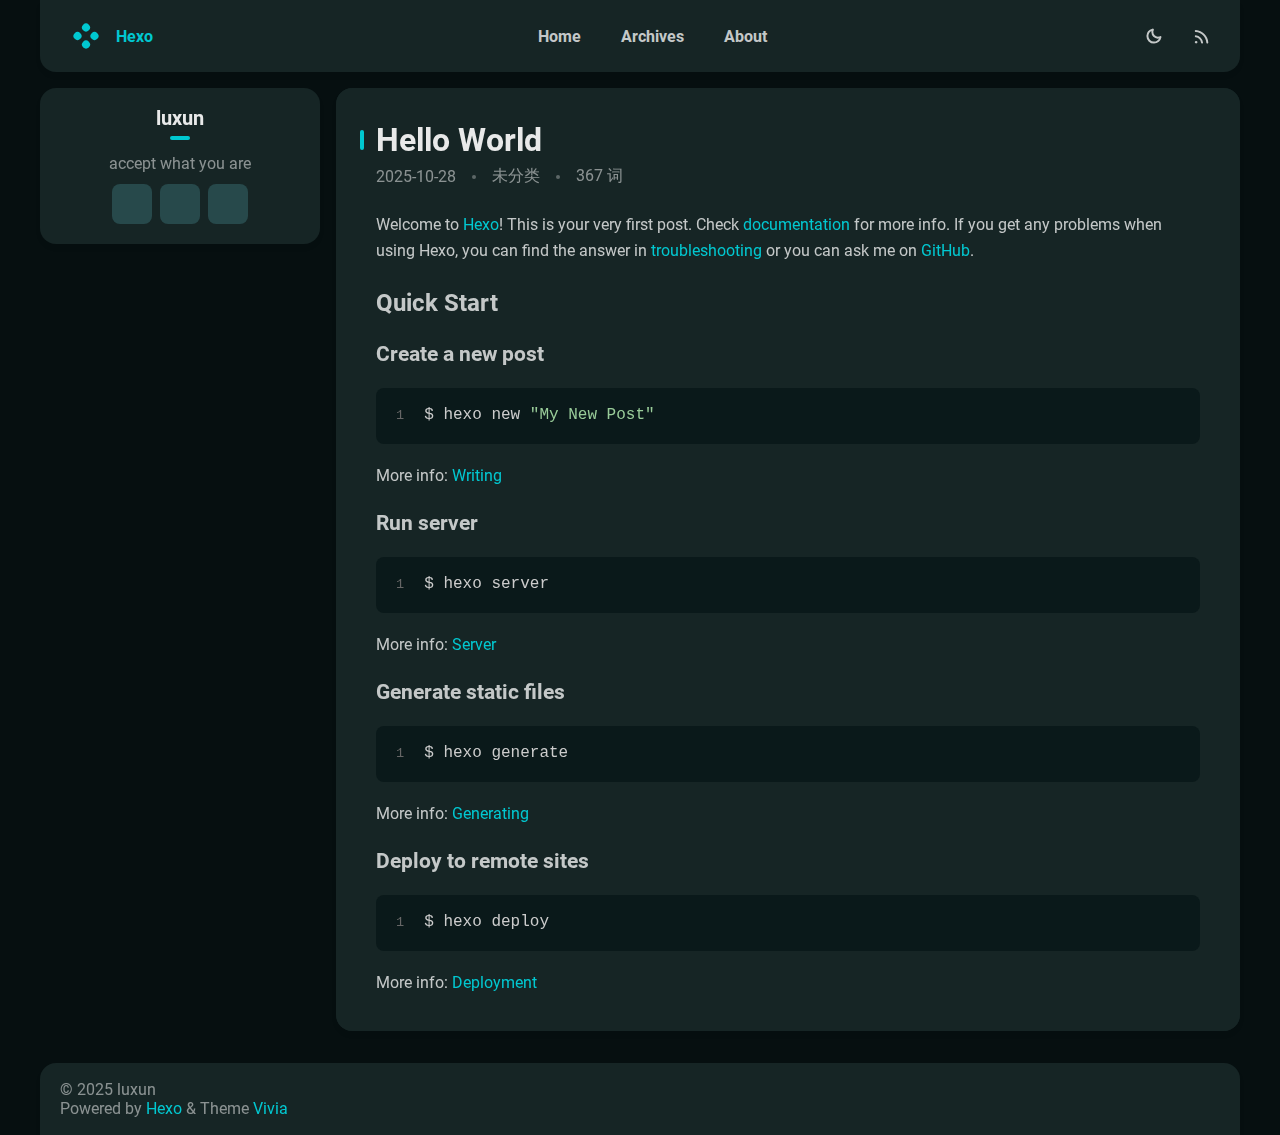
<file: 2025/10/28/hello-world/index.html>
<!DOCTYPE html>


<html theme="dark" showBanner="true" hasBanner="false" > 
<link href="https://cdn.staticfile.org/font-awesome/6.4.2/css/fontawesome.min.css" rel="stylesheet">
<link href="https://cdn.staticfile.org/font-awesome/6.4.2/css/brands.min.css" rel="stylesheet">
<link href="https://cdn.staticfile.org/font-awesome/6.4.2/css/solid.min.css" rel="stylesheet">
<script src="/js/color.global.min.js" ></script>
<script src="/js/load-settings.js" ></script>
<head>
  <meta charset="utf-8">
  
  
  

  
  <title>Hello World | Hexo</title>
  <meta name="viewport" content="width=device-width, initial-scale=1, shrink-to-fit=no">

  <link rel="preload" href="/css/fonts/Roboto-Regular.ttf" as="font" type="font/ttf" crossorigin="anonymous">
  <link rel="preload" href="/css/fonts/Roboto-Bold.ttf" as="font" type="font/ttf" crossorigin="anonymous">

  <meta name="description" content="Welcome to Hexo! This is your very first post. Check documentation for more info. If you get any problems when using Hexo, you can find the answer in troubleshooting or you can ask me on GitHub. Quick">
<meta property="og:type" content="article">
<meta property="og:title" content="Hello World">
<meta property="og:url" content="http://example.com/2025/10/28/hello-world/index.html">
<meta property="og:site_name" content="Hexo">
<meta property="og:description" content="Welcome to Hexo! This is your very first post. Check documentation for more info. If you get any problems when using Hexo, you can find the answer in troubleshooting or you can ask me on GitHub. Quick">
<meta property="og:locale" content="zh_CN">
<meta property="article:published_time" content="2025-10-28T01:31:04.222Z">
<meta property="article:modified_time" content="2025-10-28T01:31:04.222Z">
<meta property="article:author" content="luxun">
<meta name="twitter:card" content="summary">
  
    <link rel="alternate" href="/atom.xml" title="Hexo" type="application/atom+xml">
  
  
    <link rel="icon" media="(prefers-color-scheme: light)" href="/images/favicon-light-32.png" sizes="32x32">
    <link rel="icon" media="(prefers-color-scheme: light)" href="/images/favicon-light-128.png" sizes="128x128">
    <link rel="icon" media="(prefers-color-scheme: light)" href="/images/favicon-light-180.png" sizes="180x180">
    <link rel="icon" media="(prefers-color-scheme: light)" href="/images/favicon-light-192.png" sizes="192x192">
    <link rel="icon" media="(prefers-color-scheme: dark)" href="/images/favicon-dark-32.png" sizes="32x32">
    <link rel="icon" media="(prefers-color-scheme: dark)" href="/images/favicon-dark-128.png" sizes="128x128">
    <link rel="icon" media="(prefers-color-scheme: dark)" href="/images/favicon-dark-180.png" sizes="180x180">
    <link rel="icon" media="(prefers-color-scheme: dark)" href="/images/favicon-dark-192.png" sizes="192x192">
  
  
  
<link rel="stylesheet" href="/css/style.css">

<meta name="generator" content="Hexo 8.1.0"></head>

<body>
  
   
  <div id="main-grid" class="  ">
    <div id="nav" class=""  >
      <navbar id="navbar">
  <nav id="title-nav">
    <a href="/">
      <div id="vivia-logo">
        <div class="dot"></div>
        <div class="dot"></div>
        <div class="dot"></div>
        <div class="dot"></div>
      </div>
      <div>Hexo </div>
    </a>
  </nav>
  <nav id="main-nav">
    
      <a class="main-nav-link" href="/">Home</a>
    
      <a class="main-nav-link" href="/archives">Archives</a>
    
      <a class="main-nav-link" href="/about">About</a>
    
  </nav>
  <nav id="sub-nav">
    <a id="theme-btn" class="nav-icon">
      <span class="light-mode-icon"><svg xmlns="http://www.w3.org/2000/svg" height="20" viewBox="0 -960 960 960" width="20"><path d="M438.5-829.913v-48q0-17.452 11.963-29.476 11.964-12.024 29.326-12.024 17.363 0 29.537 12.024t12.174 29.476v48q0 17.452-11.963 29.476-11.964 12.024-29.326 12.024-17.363 0-29.537-12.024T438.5-829.913Zm0 747.826v-48q0-17.452 11.963-29.476 11.964-12.024 29.326-12.024 17.363 0 29.537 12.024t12.174 29.476v48q0 17.452-11.963 29.476-11.964 12.024-29.326 12.024-17.363 0-29.537-12.024T438.5-82.087ZM877.913-438.5h-48q-17.452 0-29.476-11.963-12.024-11.964-12.024-29.326 0-17.363 12.024-29.537t29.476-12.174h48q17.452 0 29.476 11.963 12.024 11.964 12.024 29.326 0 17.363-12.024 29.537T877.913-438.5Zm-747.826 0h-48q-17.452 0-29.476-11.963-12.024-11.964-12.024-29.326 0-17.363 12.024-29.537T82.087-521.5h48q17.452 0 29.476 11.963 12.024 11.964 12.024 29.326 0 17.363-12.024 29.537T130.087-438.5Zm660.174-290.87-34.239 32q-12.913 12.674-29.565 12.174-16.653-.5-29.327-13.174-12.674-12.673-12.554-28.826.12-16.152 12.794-28.826l33-35q12.913-12.674 30.454-12.674t30.163 12.847q12.709 12.846 12.328 30.826-.38 17.98-13.054 30.653ZM262.63-203.978l-32 34q-12.913 12.674-30.454 12.674t-30.163-12.847q-12.709-12.846-12.328-30.826.38-17.98 13.054-30.653l33.239-31q12.913-12.674 29.565-12.174 16.653.5 29.327 13.174 12.674 12.673 12.554 28.826-.12 16.152-12.794 28.826Zm466.74 33.239-32-33.239q-12.674-12.913-12.174-29.565.5-16.653 13.174-29.327 12.673-12.674 28.826-13.054 16.152-.38 28.826 12.294l35 33q12.674 12.913 12.674 30.454t-12.847 30.163q-12.846 12.709-30.826 12.328-17.98-.38-30.653-13.054ZM203.978-697.37l-34-33q-12.674-12.913-13.174-29.945-.5-17.033 12.174-29.707t31.326-13.293q18.653-.62 31.326 13.054l32 34.239q11.674 12.913 11.174 29.565-.5 16.653-13.174 29.327-12.673 12.674-28.826 12.554-16.152-.12-28.826-12.794ZM480-240q-100 0-170-70t-70-170q0-100 70-170t170-70q100 0 170 70t70 170q0 100-70 170t-170 70Zm-.247-82q65.703 0 111.475-46.272Q637-414.544 637-480.247t-45.525-111.228Q545.95-637 480.247-637t-111.475 45.525Q323-545.95 323-480.247t45.525 111.975Q414.05-322 479.753-322ZM481-481Z"/></svg></span>
      <span class="dark-mode-icon"><svg xmlns="http://www.w3.org/2000/svg" height="20" viewBox="0 -960 960 960" width="20"><path d="M480.239-116.413q-152.63 0-258.228-105.478Q116.413-327.37 116.413-480q0-130.935 77.739-227.435t206.304-125.043q43.022-9.631 63.87 10.869t3.478 62.805q-8.891 22.043-14.315 44.463-5.424 22.42-5.424 46.689 0 91.694 64.326 155.879 64.325 64.186 156.218 64.186 24.369 0 46.978-4.946 22.609-4.945 44.413-14.076 42.826-17.369 62.967 1.142 20.142 18.511 10.511 61.054Q807.174-280 712.63-198.206q-94.543 81.793-232.391 81.793Zm0-95q79.783 0 143.337-40.217 63.554-40.218 95.793-108.283-15.608 4.044-31.097 5.326-15.49 1.283-31.859.805-123.706-4.066-210.777-90.539-87.071-86.473-91.614-212.092-.24-16.369.923-31.978 1.164-15.609 5.446-30.978-67.826 32.478-108.282 96.152Q211.652-559.543 211.652-480q0 111.929 78.329 190.258 78.329 78.329 190.258 78.329ZM466.13-465.891Z"/></svg></span>
    </a>
    
      <a id="nav-rss-link" class="nav-icon mobile-hide" href="/atom.xml" title="RSS 订阅">
        <svg xmlns="http://www.w3.org/2000/svg" height="20" viewBox="0 -960 960 960" width="20"><path d="M198-120q-25.846 0-44.23-18.384-18.384-18.385-18.384-44.23 0-25.846 18.384-44.23 18.384-18.385 44.23-18.385 25.846 0 44.23 18.385 18.384 18.384 18.384 44.23 0 25.845-18.384 44.23Q223.846-120 198-120Zm538.385 0q-18.846 0-32.923-13.769-14.076-13.769-15.922-33.23-8.692-100.616-51.077-188.654-42.385-88.039-109.885-155.539-67.5-67.501-155.539-109.885Q283-663.462 182.385-672.154q-19.461-1.846-33.23-16.23-13.769-14.385-13.769-33.846t14.076-32.922q14.077-13.461 32.923-12.23 120.076 8.692 226.038 58.768 105.961 50.077 185.73 129.846 79.769 79.769 129.846 185.731 50.077 105.961 58.769 226.038 1.231 18.846-12.538 32.922Q756.461-120 736.385-120Zm-252 0q-18.231 0-32.423-13.461t-18.653-33.538Q418.155-264.23 348.886-333.5q-69.27-69.27-166.501-84.423-20.077-4.462-33.538-18.961-13.461-14.5-13.461-33.346 0-19.076 13.884-33.23 13.884-14.153 33.115-10.922 136.769 15.384 234.384 112.999 97.615 97.615 112.999 234.384 3.231 19.23-10.538 33.115Q505.461-120 484.385-120Z"/></svg>
      </a>
    
    <div id="nav-menu-btn" class="nav-icon">
      <svg xmlns="http://www.w3.org/2000/svg" height="20" viewBox="0 -960 960 960" width="20"><path d="M177.37-252.282q-17.453 0-29.477-11.964-12.024-11.963-12.024-29.326t12.024-29.537q12.024-12.174 29.477-12.174h605.26q17.453 0 29.477 11.964 12.024 11.963 12.024 29.326t-12.024 29.537q-12.024 12.174-29.477 12.174H177.37Zm0-186.218q-17.453 0-29.477-11.963-12.024-11.964-12.024-29.326 0-17.363 12.024-29.537T177.37-521.5h605.26q17.453 0 29.477 11.963 12.024 11.964 12.024 29.326 0 17.363-12.024 29.537T782.63-438.5H177.37Zm0-186.217q-17.453 0-29.477-11.964-12.024-11.963-12.024-29.326t12.024-29.537q12.024-12.174 29.477-12.174h605.26q17.453 0 29.477 11.964 12.024 11.963 12.024 29.326t-12.024 29.537q-12.024 12.174-29.477 12.174H177.37Z"/></svg>
    </div>
  </nav>
</navbar>
<div id="nav-dropdown" class="hidden">
  <div id="dropdown-link-list">
    
      <a class="nav-dropdown-link" href="/">Home</a>
    
      <a class="nav-dropdown-link" href="/archives">Archives</a>
    
      <a class="nav-dropdown-link" href="/about">About</a>
    
    
      <a class="nav-dropdown-link" href="/atom.xml" title="RSS 订阅">RSS</a>
     
    </div>
</div>
<script>
  let dropdownBtn = document.getElementById("nav-menu-btn");
  let dropdownEle = document.getElementById("nav-dropdown");
  dropdownBtn.onclick = function() {
    dropdownEle.classList.toggle("hidden");
  }
</script>
    </div>
    <div id="sidebar-wrapper">
      <sidebar id="sidebar">
  
    <div class="widget-wrap">
  <div class="info-card">
    <div class="avatar">
      
      <div class="img-dim"></div>
    </div>
    <div class="info">
      <div class="username">luxun </div>
      <div class="dot"></div>
      <div class="subtitle">accept what you are </div>
      <div class="link-list">
        
          <a class="link-btn" target="_blank" rel="noopener" href="https://www.bilibili.com/" title="bilibili"><i class="fa-brands fa-bilibili"></i></a>
        
          <a class="link-btn" target="_blank" rel="noopener" href="https://store.steampowered.com" title="Steam"><i class="fa-brands fa-steam"></i></a>
        
          <a class="link-btn" target="_blank" rel="noopener" href="https://github.com" title="GitHub"><i class="fa-brands fa-github"></i></a>
         
      </div>  
    </div>
  </div>
</div>

  
  <div class="sticky">
    
      



    
      

    
  </div>
</sidebar>
    </div>
    <div id="content-body">
       


<article id="post-hello-world" class="h-entry article article-type-post" itemprop="blogPost" itemscope itemtype="https://schema.org/BlogPosting">
  
    
   
  <div class="article-inner">
    <div class="article-main">
      <header class="article-header">
        
<div class="main-title-bar">
  <div class="main-title-dot"></div>
  
    
      <h1 class="p-name article-title" itemprop="headline name">
        Hello World
      </h1>
    
  
</div>

        <div class='meta-info-bar'>
          <div class="meta-info">
  <time class="dt-published" datetime="2025-10-28T01:31:04.222Z" itemprop="datePublished">2025-10-28</time>
</div>
          <div class="need-seperator meta-info">
            <div class="meta-cate-flex">
  
    未分类 
   
</div>
  
          </div>
          <div class="wordcount need-seperator meta-info">
            367 词 
          </div>
        </div>
        
      </header>
      <div class="e-content article-entry" itemprop="articleBody">
        
          <p>Welcome to <a target="_blank" rel="noopener" href="https://hexo.io/">Hexo</a>! This is your very first post. Check <a target="_blank" rel="noopener" href="https://hexo.io/docs/">documentation</a> for more info. If you get any problems when using Hexo, you can find the answer in <a target="_blank" rel="noopener" href="https://hexo.io/docs/troubleshooting.html">troubleshooting</a> or you can ask me on <a target="_blank" rel="noopener" href="https://github.com/hexojs/hexo/issues">GitHub</a>.</p>
<h2 id="Quick-Start"><a href="#Quick-Start" class="headerlink" title="Quick Start"></a>Quick Start</h2><h3 id="Create-a-new-post"><a href="#Create-a-new-post" class="headerlink" title="Create a new post"></a>Create a new post</h3><figure class="highlight bash"><table><tr><td class="gutter"><pre><span class="line">1</span><br></pre></td><td class="code"><pre><span class="line">$ hexo new <span class="string">&quot;My New Post&quot;</span></span><br></pre></td></tr></table></figure>

<p>More info: <a target="_blank" rel="noopener" href="https://hexo.io/docs/writing.html">Writing</a></p>
<h3 id="Run-server"><a href="#Run-server" class="headerlink" title="Run server"></a>Run server</h3><figure class="highlight bash"><table><tr><td class="gutter"><pre><span class="line">1</span><br></pre></td><td class="code"><pre><span class="line">$ hexo server</span><br></pre></td></tr></table></figure>

<p>More info: <a target="_blank" rel="noopener" href="https://hexo.io/docs/server.html">Server</a></p>
<h3 id="Generate-static-files"><a href="#Generate-static-files" class="headerlink" title="Generate static files"></a>Generate static files</h3><figure class="highlight bash"><table><tr><td class="gutter"><pre><span class="line">1</span><br></pre></td><td class="code"><pre><span class="line">$ hexo generate</span><br></pre></td></tr></table></figure>

<p>More info: <a target="_blank" rel="noopener" href="https://hexo.io/docs/generating.html">Generating</a></p>
<h3 id="Deploy-to-remote-sites"><a href="#Deploy-to-remote-sites" class="headerlink" title="Deploy to remote sites"></a>Deploy to remote sites</h3><figure class="highlight bash"><table><tr><td class="gutter"><pre><span class="line">1</span><br></pre></td><td class="code"><pre><span class="line">$ hexo deploy</span><br></pre></td></tr></table></figure>

<p>More info: <a target="_blank" rel="noopener" href="https://hexo.io/docs/one-command-deployment.html">Deployment</a></p>

        
      </div>

         
    </div>
    
     
  </div>
  
    

  
</article>






    </div>
    <div id="footer-wrapper">
      <footer id="footer">
  
  <div id="footer-info" class="inner">
    
    &copy; 2025 luxun<br>
    Powered by <a href="https://hexo.io/" target="_blank">Hexo</a> & Theme <a target="_blank" rel="noopener" href="https://github.com/saicaca/hexo-theme-vivia">Vivia</a>
  </div>
</footer>

    </div>
    <div class="back-to-top-wrapper">
    <button id="back-to-top-btn" class="back-to-top-btn hide" onclick="topFunction()">
        <i class="fa-solid fa-angle-up"></i>
    </button>
</div>

<script>
    function topFunction() {
        window.scroll({ top: 0, behavior: 'smooth' });
    }
    let btn = document.getElementById('back-to-top-btn');
    function scrollFunction() {
        if (document.body.scrollTop > 600 || document.documentElement.scrollTop > 600) {
            btn.classList.remove('hide')
        } else {
            btn.classList.add('hide')
        }
    }
    window.onscroll = function() {
        scrollFunction();
    }
</script>

  </div>
  <script src="/js/light-dark-switch.js"></script>
</body>
</html>
</file>
<file: css/style.css>
:root {
  --neut-L90: rgba(255,255,255,0.9);
  --neut-L75: rgba(255,255,255,0.75);
  --neut-L50: rgba(255,255,255,0.5);
  --neut-L30: rgba(255,255,255,0.3);
  --neut-L10: rgba(255,255,255,0.1);
  --banner-dim: rgba(0,0,0,0.2);
  --primary-hue: 200;
  --main-title: rgba(255,255,255,0.9);
  --btn-content: var(--neut-L75);
  --btn-content-hover: var(--btn-content);
  --card-btn-bg: var(--card-background);
  --card-btn-icon: var(--primary);
  --btn-text-neutral-text: var(--neut-L75);
  --btn-text-content: var(--primary);
  --btn-text-light-text: var(--primary);
  --title-hover: var(--primary);
  --light-dot: var(--primary);
  --article-meta: rgba(255,255,255,0.5);
  --article-text: rgba(255,255,255,0.75);
  --info-name: rgba(255,255,255,0.9);
  --info-sub: rgba(255,255,255,0.5);
  --link: var(--primary);
  --color-picker-border: var(--primary);
  --color-picker-thumb: var(--primary);
  --pagenav-curr-bg: var(--primary);
  --widget-title: var(--main-title);
  --archive-year: var(--neut-L75);
  --archive-date: var(--neut-L50);
  --archive-title: var(--neut-L75);
  --archive-tags: var(--neut-L30);
  --archive-dashline: var(--neut-L10);
  --primary-btn-bg: var(--primary);
  --img-overlay: rgba(0,0,0,0.1);
  --sidebar-width: 280px;
  --display-light-icon: 0;
  --display-dark-icon: 1;
}
@supports (color: oklch(0 0 0)) {
  :root {
    --primary: oklch(0.75 0.14 var(--primary-hue));
    --nav-dropdown-bg: oklch(0.2 0.02 var(--primary-hue));
    --page-background: oklch(0.16 0.014 var(--primary-hue));
    --card-background: oklch(0.25 0.02 var(--primary-hue));
    --btn-bg: oklch(0.38 0.04 var(--primary-hue));
    --btn-hover: oklch(0.45 0.045 var(--primary-hue));
    --btn-active: oklch(0.5 0.05 var(--primary-hue));
    --card-btn-hover: oklch(0.3 0.03 var(--primary-hue));
    --card-btn-active: oklch(0.35 0.035 var(--primary-hue));
    --btn-text-hover: oklch(0.2 0.02 var(--primary-hue));
    --btn-text-active: oklch(0.17 0.017 var(--primary-hue));
    --timeline-dim-dot: oklch(0.5 0.05 var(--primary-hue));
    --title-active: oklch(0.65 0.12 var(--primary-hue));
    --tag-dot: oklch(0.25 0.02 var(--primary-hue));
    --highlight-selection: oklch(0.35 0.035 var(--primary-hue));
    --article-code-bg: oklch(0.4 0.04 var(--primary-hue));
    --article-block: oklch(0.2 0.02 var(--primary-hue));
    --link-hover-bg: oklch(0.4 0.08 var(--primary-hue));
    --link-active-bg: oklch(0.35 0.07 var(--primary-hue));
    --blockquote-bg: oklch(0.2 0.02 var(--primary-hue));
    --color-picker-range: oklch(0.4 0.04 var(--primary-hue));
    --badge-bg: oklch(0.75 0.12 var(--primary-hue));
    --text-on-light: oklch(0.25 0.02 var(--primary-hue));
    --pagenav-curr-text: oklch(0.25 0.02 var(--primary-hue));
    --input-field: oklch(0.2 0.02 var(--primary-hue));
    --primary-btn-text: oklch(0.25 0.02 var(--primary-hue));
    --enter-btn-bg: oklch(0.2 0.02 var(--primary-hue));
    --enter-btn-hover: oklch(0.3 0.03 var(--primary-hue));
    --enter-btn-active: oklch(0.35 0.035 var(--primary-hue));
    --selection-bg: oklch(0.4 0.08 var(--primary-hue));
    --code-block-selection-bg: oklch(0.4 0.08 var(--primary-hue));
  }
}
@supports not (color: oklch(0 0 0)) {
  :root {
    --primary: #00c8d1;
    --nav-dropdown-bg: #0a191a;
    --page-background: #060f10;
    --card-background: #162525;
    --btn-bg: #27494b;
    --btn-hover: #355d5f;
    --btn-active: #3f6c6e;
    --card-btn-hover: #1b3234;
    --card-btn-active: #234042;
    --btn-text-hover: #0a191a;
    --btn-text-active: #061212;
    --timeline-dim-dot: #3f6c6e;
    --title-active: #00a4ac;
    --tag-dot: #162525;
    --highlight-selection: #234042;
    --article-code-bg: #2c4e50;
    --article-block: #0a191a;
    --link-hover-bg: #005459;
    --link-active-bg: #004549;
    --blockquote-bg: #0a191a;
    --color-picker-range: #2c4e50;
    --badge-bg: #2ac4cc;
    --text-on-light: #162525;
    --pagenav-curr-text: #162525;
    --input-field: #0a191a;
    --primary-btn-text: #162525;
    --enter-btn-bg: #0a191a;
    --enter-btn-hover: #1b3234;
    --enter-btn-active: #234042;
    --selection-bg: #005459;
    --code-block-selection-bg: #005459;
  }
}
:root[theme='light'] {
  --card-background: #fff;
  --banner-dim: none;
  --neut-L90: rgba(0,0,0,0.9);
  --neut-L75: rgba(0,0,0,0.75);
  --neut-L50: rgba(0,0,0,0.5);
  --neut-L30: rgba(0,0,0,0.3);
  --neut-L10: rgba(0,0,0,0.1);
  --main-title: rgba(0,0,0,0.9);
  --article-meta: rgba(0,0,0,0.5);
  --article-text: rgba(0,0,0,0.75);
  --btn-text-neutral-text: rgba(0,0,0,0.75);
  --info-name: rgba(0,0,0,0.9);
  --info-sub: rgba(0,0,0,0.5);
  --tag-dot: var(--btn-content);
  --img-overlay: rgba(0,0,0,0);
  --pagenav-curr-text: rgba(255,255,255,0.9);
  --primary-btn-text: rgba(255,255,255,0.9);
  --display-light-icon: 1;
  --display-dark-icon: 0;
}
@supports (color: oklch(0 0 0)) {
  :root[theme='light'] {
    --primary: oklch(0.7 0.14 var(--primary-hue));
    --page-background: oklch(0.95 0.01 var(--primary-hue));
    --nav-dropdown-bg: oklch(0.98 0.005 var(--primary-hue));
    --btn-bg: oklch(0.95 0.025 var(--primary-hue));
    --btn-content: oklch(0.55 0.12 var(--primary-hue));
    --btn-hover: oklch(0.9 0.05 var(--primary-hue));
    --btn-active: oklch(0.85 0.08 var(--primary-hue));
    --btn-text-hover: oklch(0.95 0.025 var(--primary-hue));
    --btn-text-active: oklch(0.98 0.01 var(--primary-hue));
    --btn-text-content: oklch(0.7 0.14 var(--primary-hue));
    --card-btn-hover: oklch(0.98 0.005 var(--primary-hue));
    --card-btn-active: oklch(0.9 0.03 var(--primary-hue));
    --title-active: oklch(0.6 0.12 var(--primary-hue));
    --link-hover-bg: oklch(0.95 0.025 var(--primary-hue));
    --link-active-bg: oklch(0.9 0.05 var(--primary-hue));
    --article-code-bg: oklch(0.95 0.02 var(--primary-hue));
    --blockquote-bg: oklch(0.98 0.005 var(--primary-hue));
    --badge-bg: oklch(0.95 0.02 var(--primary-hue));
    --text-on-light: oklch(0.55 0.12 var(--primary-hue));
    --color-picker-range: oklch(0.95 0.02 var(--primary-hue));
    --input-field: oklch(0.98 0.005 var(--primary-hue));
    --enter-btn-bg: oklch(0.98 0.005 var(--primary-hue));
    --enter-btn-hover: oklch(0.96 0.015 var(--primary-hue));
    --enter-btn-active: oklch(0.9 0.03 var(--primary-hue));
    --selection-bg: oklch(0.9 0.05 var(--primary-hue));
  }
}
@supports not (color: oklch(0 0 0)) {
  :root[theme='light'] {
    --primary: #00b7c0;
    --page-background: #e7f1f1;
    --nav-dropdown-bg: #f5f9fa;
    --btn-bg: #dcf4f5;
    --btn-content: #00848b;
    --btn-hover: #b8e9eb;
    --btn-active: #8cdee2;
    --btn-text-hover: #dcf4f5;
    --btn-text-active: #f1fbfb;
    --btn-text-content: #00b7c0;
    --card-btn-hover: #f5f9fa;
    --card-btn-active: #c8e4e6;
    --title-active: #00959c;
    --link-hover-bg: #dcf4f5;
    --link-active-bg: #b8e9eb;
    --article-code-bg: #e0f3f4;
    --blockquote-bg: #f5f9fa;
    --badge-bg: #e0f3f4;
    --text-on-light: #00848b;
    --color-picker-range: #e0f3f4;
    --input-field: #f5f9fa;
    --enter-btn-bg: #f5f9fa;
    --enter-btn-hover: #e7f5f6;
    --enter-btn-active: #c8e4e6;
    --selection-bg: #b8e9eb;
  }
}
body {
  width: 100%;
}
body:before,
body:after {
  content: "";
  display: table;
}
body:after {
  clear: both;
}
html,
body,
div,
span,
applet,
object,
iframe,
h1,
h2,
h3,
h4,
h5,
h6,
p,
blockquote,
pre,
a,
abbr,
acronym,
address,
big,
cite,
code,
del,
dfn,
em,
img,
ins,
kbd,
q,
s,
samp,
small,
strike,
strong,
sub,
sup,
tt,
var,
dl,
dt,
dd,
ol,
ul,
li,
fieldset,
form,
label,
legend,
table,
caption,
tbody,
tfoot,
thead,
tr,
th,
td {
  margin: 0;
  padding: 0;
  border: 0;
  outline: 0;
  font-weight: inherit;
  font-style: inherit;
  font-family: inherit;
  font-size: 100%;
  vertical-align: baseline;
}
body {
  line-height: 1;
  color: #000;
  background: #fff;
}
ol,
ul {
  list-style: none;
}
table {
  border-collapse: separate;
  border-spacing: 0;
  vertical-align: middle;
}
caption,
th,
td {
  text-align: left;
  font-weight: normal;
  vertical-align: middle;
}
a img {
  border: none;
}
a {
  text-decoration: none;
}
@font-face {
  font-family: Roboto;
  font-style: normal;
  font-weight: 400;
  src: url("fonts/Roboto-Regular.ttf") format("truetype");
}
@font-face {
  font-family: Roboto;
  font-style: normal;
  font-weight: 700;
  src: url("fonts/Roboto-Bold.ttf") format("truetype");
}
body,
#container {
  overflow-x: hidden;
  height: 100%;
}
body {
  font: 16px "Roboto", -apple-system, BlinkMacSystemFont, "Segoe UI", "Oxygen", "Ubuntu", "Cantarell", "Fira Sans", "Droid Sans", "Helvetica Neue", sans-serif;
  -webkit-text-size-adjust: 100%;
  background: var(--page-background);
  background-size: 240px;
  background-blend-mode: overlay;
  -webkit-transition: background 0.15s ease-out, color 0.15s ease-out;
  -moz-transition: background 0.15s ease-out, color 0.15s ease-out;
  -ms-transition: background 0.15s ease-out, color 0.15s ease-out;
  transition: background 0.15s ease-out, color 0.15s ease-out;
}

#main-grid {
  grid-template-columns: min(30%, var(--sidebar-width)) auto;
  grid-template-rows: auto auto auto;
}
#main-grid.right-sidebar {
  grid-template-columns: auto min(30%, var(--sidebar-width));
}
#main-grid {
  display: grid;
  max-width: 1200px;
  min-height: 100vh;
  grid-template-rows: auto 1fr auto;
  margin: auto;
  position: relative;
  grid-gap: 16px;
}
#main-grid #nav {
  grid-column-start: 1;
  grid-column-end: 3;
  -webkit-transition: height 0.15s ease-out;
  -moz-transition: height 0.15s ease-out;
  -ms-transition: height 0.15s ease-out;
  transition: height 0.15s ease-out;
}
#main-grid #sidebar-wrapper {
  grid-row: 2;
  grid-column: 1;
}
#main-grid #content-body {
  grid-column: 2;
  grid-row: 2;
  overflow: auto;
}
#main-grid #footer-wrapper {
  grid-row: 3;
  grid-column-start: 1;
  grid-column-end: 3;
}
#main-grid.right-sidebar #sidebar-wrapper {
  grid-column: 2;
}
#main-grid.right-sidebar #content-body {
  grid-column: 1;
}
@media screen and (max-width: 767px) {
  #main-grid {
    grid-template-columns: auto auto;
  }
  #main-grid #sidebar-wrapper {
    grid-row: 3;
    grid-column-start: 1;
    grid-column-end: 3;
    margin-top: 48px;
  }
  #main-grid #content-body {
    grid-column-start: 1;
    grid-column-end: 3;
  }
  #main-grid #footer-wrapper {
    grid-row: 4;
  }
}
@media screen and (min-width: 768px) and (max-width: 1023px) {
  #main-grid {
    grid-template-columns: auto auto;
  }
  #main-grid #sidebar-wrapper {
    grid-row: 3;
    grid-column-start: 1;
    grid-column-end: 3;
    margin-top: 48px;
  }
  #main-grid #content-body {
    grid-column-start: 1;
    grid-column-end: 3;
  }
  #main-grid #footer-wrapper {
    grid-row: 4;
  }
}
#main {
  position: relative;
}
.clear {
  clear: both;
}
#container {
  position: relative;
}
#nav,
#sidebar-wrapper,
#content-body,
#footer-wrapper,
#back-to-top-btn {
  filter: drop-shadow(0px 4px 4px rgba(0,0,0,0.01));
}
.img-dim {
  width: 100%;
  height: 100%;
  background: var(--img-overlay);
  position: absolute;
  -webkit-transition: background 0.15s ease-out;
  -moz-transition: background 0.15s ease-out;
  -ms-transition: background 0.15s ease-out;
  transition: background 0.15s ease-out;
}
::selection {
  background-color: var(--selection-bg);
}
.article-date,
.article-category-link,
.archive-year {
  text-decoration: none;
  text-transform: uppercase;
  letter-spacing: 2px;
  color: #999;
  margin-bottom: 1em;
  margin-left: 5px;
  line-height: 1em;
  text-shadow: 0 1px #fff;
  font-weight: bold;
}
.archive-article-inner {
  background: #fff;
  -webkit-box-shadow: 1px 2px 3px #ddd;
  box-shadow: 1px 2px 3px #ddd;
  border: 1px solid #ddd;
  border-radius: 3px;
}
navbar,
.article-inner,
#article-nav .article-nav-btn,
.comment-card,
.wl-comment-card,
#page-nav #num-bar,
#page-nav .page-nav-btn,
.archive-main-card,
.back-to-top-btn,
.widget,
.info-card {
  background: var(--card-background);
  border-radius: 16px;
  -webkit-transition: background 0.15s ease-out;
  -moz-transition: background 0.15s ease-out;
  -ms-transition: background 0.15s ease-out;
  transition: background 0.15s ease-out;
}
.article-tag-list-link,
.widget-tag-list-link,
.info-card .link-list .link-btn {
  background: var(--btn-bg);
  border-radius: 8px;
  color: var(--btn-content);
  -webkit-transition: background 0.15s ease-out, color 0.15s ease-out;
  -moz-transition: background 0.15s ease-out, color 0.15s ease-out;
  -ms-transition: background 0.15s ease-out, color 0.15s ease-out;
  transition: background 0.15s ease-out, color 0.15s ease-out;
  cursor: pointer;
  border: none;
  display: -webkit-box;
  display: -moz-box;
  display: -webkit-flex;
  display: -ms-flexbox;
  display: box;
  display: flex;
  -webkit-box-pack: center;
  -moz-box-pack: center;
  -ms-flex-pack: center;
  -webkit-justify-content: center;
  justify-content: center;
  -webkit-box-align: center;
  -moz-box-align: center;
  -ms-flex-align: center;
  -webkit-align-items: center;
  align-items: center;
}
.article-tag-list-link:hover,
.widget-tag-list-link:hover,
.info-card .link-list .link-btn:hover {
  color: var(--btn-content-hover);
  background: var(--btn-hover);
}
.article-tag-list-link:active,
.widget-tag-list-link:active,
.info-card .link-list .link-btn:active {
  background: var(--btn-active);
}
#article-nav .article-nav-btn,
.back-to-top-btn {
  display: -webkit-box;
  display: -moz-box;
  display: -webkit-flex;
  display: -ms-flexbox;
  display: box;
  display: flex;
  -webkit-box-pack: center;
  -moz-box-pack: center;
  -ms-flex-pack: center;
  -webkit-justify-content: center;
  justify-content: center;
  -webkit-box-align: center;
  -moz-box-align: center;
  -ms-flex-align: center;
  -webkit-align-items: center;
  align-items: center;
}
#article-nav .article-nav-btn:hover,
.back-to-top-btn:hover {
  background: var(--card-btn-hover);
}
#article-nav .article-nav-btn:active,
.back-to-top-btn:active {
  background: var(--card-btn-active);
}
.article-tag-list-link,
.widget-tag-list-link {
  height: 32px;
  padding: 0 12px;
  font-size: 14px;
}
.article-title,
.comment-card .main-title,
.wl-comment-card .main-title,
.archive-main-card .archive-title {
  text-decoration: none;
  font-size: 32px;
  font-weight: bold;
  color: var(--main-title);
  line-height: 40px;
  -webkit-transition: color 0.15s ease-out;
  -moz-transition: color 0.15s ease-out;
  -ms-transition: color 0.15s ease-out;
  transition: color 0.15s ease-out;
  position: relative;
}
@media screen and (max-width: 767px) {
  .article-title,
  .comment-card .main-title,
  .wl-comment-card .main-title,
  .archive-main-card .archive-title {
    font-size: 28px;
  }
}
.article-entry a,
#footer a {
  color: var(--link);
  border-radius: 6px;
  -webkit-transition: background 0.15s ease-out, color 0.15s ease-out, outline 0.15s ease-out;
  -moz-transition: background 0.15s ease-out, color 0.15s ease-out, outline 0.15s ease-out;
  -ms-transition: background 0.15s ease-out, color 0.15s ease-out, outline 0.15s ease-out;
  transition: background 0.15s ease-out, color 0.15s ease-out, outline 0.15s ease-out;
  padding: 3px;
  margin: -3px;
}
.article-entry a:hover,
#footer a:hover {
  background: var(--link-hover-bg);
}
.article-entry a:active,
#footer a:active {
  background: var(--link-active-bg);
}
.article-entry h1,
.widget h1 {
  font-size: 2em;
}
.article-entry h2,
.widget h2 {
  font-size: 1.5em;
}
.article-entry h3,
.widget h3 {
  font-size: 1.3em;
}
.article-entry h4,
.widget h4 {
  font-size: 1.2em;
}
.article-entry h5,
.widget h5 {
  font-size: 1em;
}
.article-entry h6,
.widget h6 {
  font-size: 1em;
  color: #999;
}
.article-entry hr,
.widget hr {
  border: 1px dashed #ddd;
}
.article-entry strong,
.widget strong {
  font-weight: bold;
}
.article-entry em,
.widget em,
.article-entry cite,
.widget cite {
  font-style: italic;
}
.article-entry sup,
.widget sup,
.article-entry sub,
.widget sub {
  font-size: 0.75em;
  line-height: 0;
  position: relative;
  vertical-align: baseline;
}
.article-entry sup,
.widget sup {
  top: -0.5em;
}
.article-entry sub,
.widget sub {
  bottom: -0.2em;
}
.article-entry small,
.widget small {
  font-size: 0.85em;
}
.article-entry acronym,
.widget acronym,
.article-entry abbr,
.widget abbr {
  border-bottom: 1px dotted;
}
.article-entry ul,
.widget ul,
.article-entry ol,
.widget ol,
.article-entry dl,
.widget dl {
  margin: 0 20px;
  line-height: 1.6em;
}
.article-entry ul ul,
.widget ul ul,
.article-entry ol ul,
.widget ol ul,
.article-entry ul ol,
.widget ul ol,
.article-entry ol ol,
.widget ol ol {
  margin-top: 0;
  margin-bottom: 0;
}
.article-entry ul,
.widget ul {
  list-style: disc;
}
.article-entry ol,
.widget ol {
  list-style: decimal;
}
.article-entry dt,
.widget dt {
  font-weight: bold;
}
:root #nav {
  height: 72px;
  z-index: 10;
}
@media screen and (max-width: 767px) {
  :root #nav {
    height: auto;
    min-height: 72px;
  }
}
@media screen and (min-width: 768px) and (max-width: 1023px) {
  :root #nav {
    height: auto;
    min-height: 72px;
  }
}
:root #banner {
  opacity: 0;
}
:root[showBanner="true"][hasBanner="true"] #nav {
  height: calc(40vh - 72px);
  filter: drop-shadow(0px 4px 4px rgba(0,0,0,0.04));
}
:root[showBanner="true"][hasBanner="true"] #nav.is_home {
  height: calc(60vh - 72px);
}
:root[showBanner="true"][hasBanner="true"] #banner {
  opacity: 1;
  top: 0;
}
@media screen and (min-width: 1024px) {
  :root[showBanner="true"][hasBanner="desktop"] #nav {
    height: calc(40vh - 72px);
    filter: drop-shadow(0px 4px 4px rgba(0,0,0,0.04));
  }
  :root[showBanner="true"][hasBanner="desktop"] #nav.is_home {
    height: calc(60vh - 72px);
  }
  :root[showBanner="true"][hasBanner="desktop"] #banner {
    opacity: 1;
    top: 0;
  }
}
#banner {
  height: 40vh;
  width: 100%;
  position: absolute;
  overflow: hidden;
  -webkit-transition: opacity 0.15s ease-out, top 0.15s ease-out;
  -moz-transition: opacity 0.15s ease-out, top 0.15s ease-out;
  -ms-transition: opacity 0.15s ease-out, top 0.15s ease-out;
  transition: opacity 0.15s ease-out, top 0.15s ease-out;
  top: -40px;
}
#banner.hide {
  opacity: 0;
}
#banner.is_home {
  height: 60vh;
}
#banner img {
  height: 100%;
  width: 100%;
  object-fit: cover;
  object-position: center;
}
#banner #banner-dim {
  height: 100%;
  width: 100%;
  position: absolute;
  top: 0;
  background: var(--banner-dim);
  -webkit-transition: background 0.15s ease-out;
  -moz-transition: background 0.15s ease-out;
  -ms-transition: background 0.15s ease-out;
  transition: background 0.15s ease-out;
}
navbar {
  height: 72px;
  display: -webkit-box;
  display: -moz-box;
  display: -webkit-flex;
  display: -ms-flexbox;
  display: box;
  display: flex;
  -webkit-box-pack: justify;
  -moz-box-pack: justify;
  -ms-flex-pack: justify;
  -webkit-justify-content: space-between;
  justify-content: space-between;
  -webkit-box-align: center;
  -moz-box-align: center;
  -ms-flex-align: center;
  -webkit-align-items: center;
  align-items: center;
  position: sticky;
  margin: 0 auto;
  border-radius: 0 0 16px 16px;
  top: 0;
}
#title-nav {
  margin-left: 16px;
}
#title-nav a {
  color: var(--btn-text-content);
  height: 52px;
  border-radius: 8px;
  -webkit-box-align: center;
  -moz-box-align: center;
  -ms-flex-align: center;
  -webkit-align-items: center;
  align-items: center;
  padding: 0 20px;
  display: -webkit-box;
  display: -moz-box;
  display: -webkit-flex;
  display: -ms-flexbox;
  display: box;
  display: flex;
  font-size: 16px;
  font-weight: bold;
  -webkit-transition: background 0.15s ease-out;
  -moz-transition: background 0.15s ease-out;
  -ms-transition: background 0.15s ease-out;
  transition: background 0.15s ease-out;
}
#title-nav a:hover {
  background: var(--btn-text-hover);
}
#title-nav a:active {
  background: var(--btn-text-active);
}
#title-nav a #vivia-logo {
  display: -webkit-box;
  display: -moz-box;
  display: -webkit-flex;
  display: -ms-flexbox;
  display: box;
  display: flex;
  -webkit-box-lines: multiple;
  -moz-box-lines: multiple;
  -webkit-flex-wrap: wrap;
  -ms-flex-wrap: wrap;
  flex-wrap: wrap;
  gap: 4px;
  width: 20px;
  height: 20px;
  -webkit-transform: rotate(45deg);
  -moz-transform: rotate(45deg);
  -ms-transform: rotate(45deg);
  transform: rotate(45deg);
  margin-right: 20px;
}
#title-nav a #vivia-logo .dot {
  height: 8px;
  width: 8px;
  border-radius: 50%;
  background: var(--btn-text-content);
}
#main-nav {
  float: left;
  display: -webkit-box;
  display: -moz-box;
  display: -webkit-flex;
  display: -ms-flexbox;
  display: box;
  display: flex;
  gap: 8px;
}
@media screen and (max-width: 767px) {
  #main-nav {
    display: none;
  }
}
@media screen and (min-width: 768px) and (max-width: 1023px) {
  #main-nav {
    display: none;
  }
}
.nav-icon,
.main-nav-link {
  float: left;
  color: var(--btn-text-neutral-text);
  fill: var(--btn-text-neutral-text);
  text-decoration: none;
  display: block;
  border-radius: 8px;
  -webkit-transition: background 0.15s ease-out, color 0.15s ease-out;
  -moz-transition: background 0.15s ease-out, color 0.15s ease-out;
  -ms-transition: background 0.15s ease-out, color 0.15s ease-out;
  transition: background 0.15s ease-out, color 0.15s ease-out;
}
.nav-icon:hover,
.main-nav-link:hover {
  background: var(--btn-text-hover);
  color: var(--btn-text-light-text);
  fill: var(--btn-text-light-text);
}
.nav-icon:active,
.main-nav-link:active {
  background: var(--btn-text-active);
}
.nav-icon {
  font-family: FontAwesome;
  text-align: center;
  font-size: 16px;
  width: 44px;
  height: 44px;
  display: -webkit-box;
  display: -moz-box;
  display: -webkit-flex;
  display: -ms-flexbox;
  display: box;
  display: flex;
  position: relative;
  cursor: pointer;
  -webkit-box-pack: center;
  -moz-box-pack: center;
  -ms-flex-pack: center;
  -webkit-justify-content: center;
  justify-content: center;
  -webkit-box-align: center;
  -moz-box-align: center;
  -ms-flex-align: center;
  -webkit-align-items: center;
  align-items: center;
}
@media screen and (max-width: 767px) {
  .nav-icon.mobile-hide {
    display: none;
  }
}
@media screen and (min-width: 768px) and (max-width: 1023px) {
  .nav-icon.mobile-hide {
    display: none;
  }
}
.nav-icon .rss {
  font-weight: 300;
}
.nav-icon .light-mode-icon {
  position: absolute;
  height: 20px;
  opacity: var(--display-light-icon);
  -webkit-transition: opacity 0.15s ease-out;
  -moz-transition: opacity 0.15s ease-out;
  -ms-transition: opacity 0.15s ease-out;
  transition: opacity 0.15s ease-out;
}
.nav-icon .dark-mode-icon {
  position: absolute;
  height: 20px;
  opacity: var(--display-dark-icon);
  -webkit-transition: opacity 0.15s ease-out;
  -moz-transition: opacity 0.15s ease-out;
  -ms-transition: opacity 0.15s ease-out;
  transition: opacity 0.15s ease-out;
}
@media screen and (min-width: 1024px) {
  #nav-menu-btn {
    display: none;
  }
}
#nav-dropdown {
  margin-top: -16px;
  background: var(--nav-dropdown-bg);
  -webkit-transition: background 0.15s ease-out, height 0.15s ease-out;
  -moz-transition: background 0.15s ease-out, height 0.15s ease-out;
  -ms-transition: background 0.15s ease-out, height 0.15s ease-out;
  transition: background 0.15s ease-out, height 0.15s ease-out;
  border-radius: 0 0 16px 16px;
  overflow: hidden;
  height: fit-content;
}
@media screen and (min-width: 1024px) {
  #nav-dropdown {
    display: none;
  }
}
#nav-dropdown.hidden {
  height: 0;
}
#nav-dropdown #dropdown-link-list {
  padding-top: 24px;
  padding-bottom: 8px;
}
#nav-dropdown #dropdown-link-list .nav-dropdown-link {
  display: -webkit-box;
  display: -moz-box;
  display: -webkit-flex;
  display: -ms-flexbox;
  display: box;
  display: flex;
  -webkit-box-align: center;
  -moz-box-align: center;
  -ms-flex-align: center;
  -webkit-align-items: center;
  align-items: center;
  padding-left: 32px;
  height: 40px;
  width: 100%;
  display: -webkit-box;
  display: -moz-box;
  display: -webkit-flex;
  display: -ms-flexbox;
  display: box;
  display: flex;
  color: var(--neut-L75);
  font-weight: bold;
  -webkit-transition: color 0.15s ease-out;
  -moz-transition: color 0.15s ease-out;
  -ms-transition: color 0.15s ease-out;
  transition: color 0.15s ease-out;
}
#nav-dropdown #dropdown-link-list .nav-dropdown-link:hover,
#nav-dropdown #dropdown-link-list .nav-dropdown-link:active {
  color: var(--primary);
}
.main-nav-link {
  font-weight: bold;
  height: 44px;
  padding: 0px 16px;
  display: -webkit-box;
  display: -moz-box;
  display: -webkit-flex;
  display: -ms-flexbox;
  display: box;
  display: flex;
  -webkit-box-align: center;
  -moz-box-align: center;
  -ms-flex-align: center;
  -webkit-align-items: center;
  align-items: center;
}
#main-nav-toggle {
  display: none;
}
#main-nav-toggle:before {
  content: "\f0c9";
}
@media screen and (max-width: 767px) {
  #main-nav-toggle {
    display: block;
  }
}
#sub-nav {
  margin-right: 16px;
  display: -webkit-box;
  display: -moz-box;
  display: -webkit-flex;
  display: -ms-flexbox;
  display: box;
  display: flex;
  gap: 4px;
}
.article {
  margin-bottom: 16px;
}
.article-inner {
  overflow: hidden;
  margin-bottom: 16px;
  display: -webkit-box;
  display: -moz-box;
  display: -webkit-flex;
  display: -ms-flexbox;
  display: box;
  display: flex;
}
.article-main {
  border-radius: 16px;
  z-index: 50;
  position: relative;
  background: var(--card-background);
  -webkit-transition: background 0.15s ease-out;
  -moz-transition: background 0.15s ease-out;
  -ms-transition: background 0.15s ease-out;
  transition: background 0.15s ease-out;
  width: 100%;
  margin-right: -16px;
  padding-bottom: 16px;
}
.article-meta:before,
.article-meta:after {
  content: "";
  display: table;
}
.article-meta:after {
  clear: both;
}
.article-date {
  float: left;
}
.meta-info-bar {
  color: var(--article-meta);
  font-size: 16px;
  font-weight: medium;
  text-decoration: none;
  display: -webkit-box;
  display: -moz-box;
  display: -webkit-flex;
  display: -ms-flexbox;
  display: box;
  display: flex;
  -webkit-box-align: center;
  -moz-box-align: center;
  -ms-flex-align: center;
  -webkit-align-items: center;
  align-items: center;
}
.meta-info-bar * {
  white-space: nowrap;
}
.meta-info-bar .meta-info {
  -webkit-transition: color 0.15s ease-out, outline 0.15s ease-out, background 0.15s ease-out;
  -moz-transition: color 0.15s ease-out, outline 0.15s ease-out, background 0.15s ease-out;
  -ms-transition: color 0.15s ease-out, outline 0.15s ease-out, background 0.15s ease-out;
  transition: color 0.15s ease-out, outline 0.15s ease-out, background 0.15s ease-out;
}
.meta-info-bar a {
  color: var(--article-meta);
  border-radius: 6px;
  margin: -4px;
  padding: 4px;
}
.meta-info-bar a:hover {
  outline-color: var(--btn-bg);
  background: var(--btn-bg);
  color: var(--link);
}
.meta-info-bar .meta-cate-flex {
  display: -webkit-box;
  display: -moz-box;
  display: -webkit-flex;
  display: -ms-flexbox;
  display: box;
  display: flex;
  gap: 6px;
}
.meta-info-bar .meta-cate-flex * {
  -webkit-transition: background 0.15s ease-out, color 0.15s ease-out;
  -moz-transition: background 0.15s ease-out, color 0.15s ease-out;
  -ms-transition: background 0.15s ease-out, color 0.15s ease-out;
  transition: background 0.15s ease-out, color 0.15s ease-out;
}
.meta-info-bar .need-seperator {
  display: -webkit-box;
  display: -moz-box;
  display: -webkit-flex;
  display: -ms-flexbox;
  display: box;
  display: flex;
  -webkit-box-align: center;
  -moz-box-align: center;
  -ms-flex-align: center;
  -webkit-align-items: center;
  align-items: center;
}
.meta-info-bar .need-seperator:before {
  content: "";
  position: relative;
  -webkit-transition: background 0.15s ease-out;
  -moz-transition: background 0.15s ease-out;
  -ms-transition: background 0.15s ease-out;
  transition: background 0.15s ease-out;
  background: var(--neut-L30);
  height: 4px;
  width: 4px;
  border-radius: 50%;
  margin: 0 16px;
}
@media screen and (max-width: 767px) {
  .meta-info-bar .need-seperator:before {
    margin: 0 12px;
  }
}
.article-category-link {
  margin: 0 12px 1em;
}
.article-header {
  padding: 32px 40px 0;
}
@media screen and (max-width: 767px) {
  .article-header {
    padding: 32px 28px 0;
  }
}
.article-header h1 {
  margin-bottom: 0;
}
.article-header .meta-info-bar {
  margin-bottom: 6px;
}
.right-panel {
  display: -webkit-box;
  display: -moz-box;
  display: -webkit-flex;
  display: -ms-flexbox;
  display: box;
  display: flex;
  -webkit-box-pack: end;
  -moz-box-pack: end;
  -ms-flex-pack: end;
  -webkit-justify-content: flex-end;
  justify-content: flex-end;
  -webkit-box-align: center;
  -moz-box-align: center;
  -ms-flex-align: center;
  -webkit-align-items: center;
  align-items: center;
  background-size: cover;
  background-position: center center;
  background-repeat: no-repeat;
  -webkit-transition: all 0.15s ease-out;
  -moz-transition: all 0.15s ease-out;
  -ms-transition: all 0.15s ease-out;
  transition: all 0.15s ease-out;
}
@media screen and (max-width: 767px) {
  .right-panel {
    display: none;
  }
}
.right-panel.non-pic {
  min-width: 76px;
  background: var(--enter-btn-bg);
}
.right-panel.non-pic i {
  color: var(--primary);
  font-size: 24px;
  margin-right: 24px;
}
.right-panel.non-pic:hover {
  background: var(--enter-btn-hover);
}
.right-panel.non-pic:active {
  background: var(--enter-btn-active);
}
.right-panel.with-pic {
  -webkit-transition: 0.3s all ease-out;
  -moz-transition: 0.3s all ease-out;
  -ms-transition: 0.3s all ease-out;
  transition: 0.3s all ease-out;
  min-width: 35%;
}
.right-panel.with-pic .overlay {
  height: 100%;
  width: 100%;
  background: var(--img-overlay);
  -webkit-transition: background 0.15s ease-out;
  -moz-transition: background 0.15s ease-out;
  -ms-transition: background 0.15s ease-out;
  transition: background 0.15s ease-out;
  display: -webkit-box;
  display: -moz-box;
  display: -webkit-flex;
  display: -ms-flexbox;
  display: box;
  display: flex;
  -webkit-box-align: center;
  -moz-box-align: center;
  -ms-flex-align: center;
  -webkit-align-items: center;
  align-items: center;
  -webkit-box-pack: center;
  -moz-box-pack: center;
  -ms-flex-pack: center;
  -webkit-justify-content: center;
  justify-content: center;
}
.right-panel.with-pic .overlay i {
  opacity: 0;
  -webkit-transition: opacity 0.15s ease-out;
  -moz-transition: opacity 0.15s ease-out;
  -ms-transition: opacity 0.15s ease-out;
  transition: opacity 0.15s ease-out;
  margin-right: 0;
  color: #fff;
  font-size: 40px;
}
.right-panel.with-pic .non-pic {
  display: none;
}
.right-panel.with-pic .overlay:hover {
  background: rgba(0,0,0,0.5);
}
.right-panel.with-pic .overlay:hover i {
  display: block;
  opacity: 1;
}
.right-panel.with-pic .overlay:active {
  background: rgba(0,0,0,0.6);
}
.truncate-text {
  overflow: hidden;
  text-overflow: ellipsis;
  display: -webkit-box;
  -webkit-line-clamp: 3;
  line-clamp: 3;
  -webkit-box-orient: vertical;
  margin: 16px 0;
  line-height: 1.6em;
  word-break: break-word;
}
a.article-title:hover {
  color: var(--title-hover);
}
a.article-title:active {
  color: var(--title-active);
}
.article-title h1 {
  width: 100%;
}
.article-title h1 a {
  width: 100%;
}
.article-entry {
  color: var(--article-text);
  padding: 0 40px;
  -webkit-transition: color 0.15s ease-out;
  -moz-transition: color 0.15s ease-out;
  -ms-transition: color 0.15s ease-out;
  transition: color 0.15s ease-out;
}
.article-entry:before,
.article-entry:after {
  content: "";
  display: table;
}
.article-entry:after {
  clear: both;
}
@media screen and (max-width: 767px) {
  .article-entry {
    padding: 0 28px;
  }
}
.article-entry p,
.article-entry table {
  line-height: 1.6em;
  margin: 1.2em 0;
}
.article-entry h1,
.article-entry h2,
.article-entry h3,
.article-entry h4,
.article-entry h5,
.article-entry h6 {
  font-weight: bold;
}
.article-entry h1,
.article-entry h2,
.article-entry h3,
.article-entry h4,
.article-entry h5,
.article-entry h6 {
  line-height: 1.1em;
  margin: 1.1em 0;
}
.article-entry ul,
.article-entry ol,
.article-entry dl {
  margin-top: 1.6em;
  margin-bottom: 1.6em;
}
.article-entry img,
.article-entry video {
  max-width: 100%;
  border-radius: 8px;
  height: auto;
  display: block;
  margin: auto;
}
.article-entry iframe {
  border-radius: 8px;
  border: none;
}
.article-entry table {
  width: 100%;
  border-collapse: collapse;
  border-spacing: 0;
}
.article-entry th {
  font-weight: bold;
  border-bottom: 3px solid #ddd;
  padding-bottom: 0.5em;
}
.article-entry td {
  border-bottom: 1px solid #ddd;
  padding: 10px 0;
}
.article-entry blockquote {
  background: var(--blockquote-bg);
  padding: 0 24px;
  border-radius: 8px;
  display: -webkit-box;
  display: -moz-box;
  display: -webkit-flex;
  display: -ms-flexbox;
  display: box;
  display: flex;
  -webkit-box-orient: vertical;
  -moz-box-orient: vertical;
  -webkit-flex-direction: column;
  -ms-flex-direction: column;
  flex-direction: column;
  -webkit-box-lines: single;
  -moz-box-lines: single;
  -webkit-flex-wrap: nowrap;
  -ms-flex-wrap: nowrap;
  flex-wrap: nowrap;
  margin: 1.2em 0;
  -webkit-transition: background 0.15s ease-out;
  -moz-transition: background 0.15s ease-out;
  -ms-transition: background 0.15s ease-out;
  transition: background 0.15s ease-out;
}
.article-entry footer {
  font-size: 16px;
  margin: 1.6em 0;
  font-family: "Roboto", -apple-system, BlinkMacSystemFont, "Segoe UI", "Oxygen", "Ubuntu", "Cantarell", "Fira Sans", "Droid Sans", "Helvetica Neue", sans-serif;
  text-align: right;
}
.article-entry footer cite:before {
  content: "—";
  padding: 0 0.5em;
}
.article-entry .pullquote {
  text-align: left;
  width: 45%;
  margin: 0;
}
.article-entry .pullquote.left {
  margin-right: 1em;
  float: left;
}
.article-entry .pullquote.right {
  margin-left: 1em;
  float: right;
}
.article-entry .caption {
  color: #999;
  display: block;
  font-size: 0.9em;
  margin-top: 0.5em;
  position: relative;
  text-align: center;
}
.article-entry .video-container {
  position: relative;
  padding-top: 56.25%;
  height: 0;
  overflow: hidden;
  margin: 1.6em 0;
}
.article-entry .video-container iframe,
.article-entry .video-container object,
.article-entry .video-container embed {
  position: absolute;
  top: 0;
  left: 0;
  width: 100%;
  height: 100%;
  margin-top: 0;
}
.article-more-link {
  display: -webkit-box;
  display: -moz-box;
  display: -webkit-flex;
  display: -ms-flexbox;
  display: box;
  display: flex;
  -webkit-box-align: center;
  -moz-box-align: center;
  -ms-flex-align: center;
  -webkit-align-items: center;
  align-items: center;
  -webkit-box-pack: end;
  -moz-box-pack: end;
  -ms-flex-pack: end;
  -webkit-justify-content: flex-end;
  justify-content: flex-end;
  gap: 8px;
  float: right;
  line-height: 40px;
  color: var(--btn-text-content);
  text-decoration: none;
  font-size: 16px;
  font-weight: medium;
  padding-left: 24px;
  padding-right: 40px;
  border-radius: 8px 0 0 8px;
  -webkit-transition: background 0.15s ease-out, padding-right 0.15s ease-out;
  -moz-transition: background 0.15s ease-out, padding-right 0.15s ease-out;
  -ms-transition: background 0.15s ease-out, padding-right 0.15s ease-out;
  transition: background 0.15s ease-out, padding-right 0.15s ease-out;
}
.article-more-link:hover {
  padding-right: 36px;
  background: var(--btn-text-hover);
  text-decoration: none;
}
.article-footer {
  font-size: 0.85em;
  line-height: 1.6em;
  margin: 0 0 0 24px;
}
.article-footer:before,
.article-footer:after {
  content: "";
  display: table;
}
.article-footer:after {
  clear: both;
}
.widget-tag-list,
.article-tag-list {
  margin-top: 12px;
  display: -webkit-box;
  display: -moz-box;
  display: -webkit-flex;
  display: -ms-flexbox;
  display: box;
  display: flex;
  -webkit-box-lines: multiple;
  -moz-box-lines: multiple;
  -webkit-flex-wrap: wrap;
  -ms-flex-wrap: wrap;
  flex-wrap: wrap;
  row-gap: 10px;
  -webkit-column-gap: 8px;
  -moz-column-gap: 8px;
  column-gap: 8px;
}
.article-tag-list-link,
.widget-tag-list-link {
  color: var(--btn-content);
  font-size: 14px;
  font-weight: medium;
  display: -webkit-box;
  display: -moz-box;
  display: -webkit-flex;
  display: -ms-flexbox;
  display: box;
  display: flex;
  -webkit-box-align: center;
  -moz-box-align: center;
  -ms-flex-align: center;
  -webkit-align-items: center;
  align-items: center;
}
.article-tag-list-link:hover,
.widget-tag-list-link:hover {
  color: var(--btn-content-hover);
}
.article-tag-list-link:before {
  content: "";
  display: block;
  height: 4px;
  width: 4px;
  border-radius: 50%;
  background: var(--tag-dot);
  margin-right: 8px;
  -webkit-transition: background 0.15s ease-out;
  -moz-transition: background 0.15s ease-out;
  -ms-transition: background 0.15s ease-out;
  transition: background 0.15s ease-out;
}
@media screen and (max-width: 767px) {
  .article-tag-list-link:before {
    display: none;
  }
}
.article-comment-link {
  float: right;
}
.article-comment-link:before {
  content: "\f075";
  font-family: FontAwesome;
  padding-right: 8px;
}
.article-share-link {
  color: var(--btn-text-content);
  cursor: pointer;
  float: left;
  font-size: 16px;
  font-weight: medium;
  display: -webkit-box;
  display: -moz-box;
  display: -webkit-flex;
  display: -ms-flexbox;
  display: box;
  display: flex;
  -webkit-box-align: center;
  -moz-box-align: center;
  -ms-flex-align: center;
  -webkit-align-items: center;
  align-items: center;
  gap: 8px;
  padding: 0 16px;
  height: 40px;
  -webkit-transition: background 0.15s ease-out;
  -moz-transition: background 0.15s ease-out;
  -ms-transition: background 0.15s ease-out;
  transition: background 0.15s ease-out;
  border-radius: 8px;
}
.article-share-link:hover {
  background: var(--btn-text-hover);
  text-decoration: none;
}
#article-nav {
  position: relative;
  display: -webkit-box;
  display: -moz-box;
  display: -webkit-flex;
  display: -ms-flexbox;
  display: box;
  display: flex;
  gap: 16px;
}
#article-nav .article-nav-btn {
  width: 100%;
  height: 60px;
  display: -webkit-box;
  display: -moz-box;
  display: -webkit-flex;
  display: -ms-flexbox;
  display: box;
  display: flex;
  padding: 0 24px;
  gap: 20px;
  color: var(--neut-L75);
  font-weight: bold;
  font-size: 16px;
  overflow: hidden;
  -webkit-transition: background 0.15s ease-out, color 0.15s ease-out;
  -moz-transition: background 0.15s ease-out, color 0.15s ease-out;
  -ms-transition: background 0.15s ease-out, color 0.15s ease-out;
  transition: background 0.15s ease-out, color 0.15s ease-out;
}
#article-nav .article-nav-btn i {
  color: var(--primary);
  font-size: 20px;
}
#article-nav .article-nav-btn.left {
  -webkit-box-pack: start;
  -moz-box-pack: start;
  -ms-flex-pack: start;
  -webkit-justify-content: flex-start;
  justify-content: flex-start;
}
#article-nav .article-nav-btn.right {
  -webkit-box-pack: end;
  -moz-box-pack: end;
  -ms-flex-pack: end;
  -webkit-justify-content: flex-end;
  justify-content: flex-end;
}
#article-nav .article-nav-btn.disabled {
  opacity: 0;
}
#article-nav .article-nav-btn .title-text {
  white-space: nowrap;
  overflow: hidden;
  text-overflow: ellipsis;
}
.article-nav-link-wrap {
  text-decoration: none;
  -webkit-box-sizing: border-box;
  -moz-box-sizing: border-box;
  box-sizing: border-box;
  margin-top: 16px;
  text-align: center;
  display: block;
  padding: 12px;
  border-radius: 8px;
}
.article-nav-link-wrap:hover {
  color: var(--link);
  background: var(--card-background);
}
@media screen and (min-width: 1024px) {
  .article-nav-link-wrap {
    margin-top: 0;
  }
}
@media screen and (min-width: 1024px) {
  #article-nav-newer {
    float: left;
    text-align: left;
    padding-right: 20px;
  }
}
@media screen and (min-width: 1024px) {
  #article-nav-older {
    float: right;
    text-align: right;
    padding-left: 20px;
  }
}
.article-nav-caption {
  text-transform: uppercase;
  letter-spacing: 2px;
  color: #ddd;
  line-height: 1em;
  font-weight: bold;
}
#article-nav-newer .article-nav-caption {
  margin-right: -2px;
}
.article-nav-title {
  font-size: 0.85em;
  line-height: 1.6em;
  margin-top: 0.5em;
}
.article-gallery {
  position: relative;
  border-radius: 16px 16px 0 0;
  overflow: hidden;
  margin-bottom: -16px;
}
.article-gallery-photos {
  position: relative;
  overflow: hidden;
}
.article-gallery-img {
  display: none;
  max-width: 100%;
}
.article-gallery-img:first-child {
  display: block;
}
.article-gallery-img.loaded {
  position: absolute;
  display: block;
}
.article-gallery-img img {
  display: block;
  width: 100%;
  object-fit: cover;
  margin: 0 auto;
  max-height: 40vh;
}
.comment-card {
  padding: 32px 40px 0 40px;
}
.comment-card * {
  -webkit-transition: none;
  -moz-transition: none;
  -ms-transition: none;
  transition: none;
}
.comment-card .title-bar {
  margin-bottom: 24px;
}
.comment-card #vcomments {
  margin-top: 16px;
}
.comment-card .vimg {
  border-radius: 8px !important;
  border: none !important;
}
.comment-card .vat {
  color: var(--primary) !important;
}
.comment-card .vwrap {
  padding: 0 !important;
  border: none !important;
}
.comment-card .item3 {
  display: -webkit-box !important;
  display: -moz-box !important;
  display: -webkit-flex !important;
  display: -ms-flexbox !important;
  display: box !important;
  display: flex !important;
  gap: 12px !important;
  margin-bottom: 12px !important;
}
.comment-card .item3 input {
  background: var(--input-field) !important;
  border-radius: 8px !important;
  padding-left: 16px !important;
  border-bottom: none !important;
}
.comment-card .vedit {
  background: var(--input-field) !important;
  border-radius: 8px !important;
  padding: 16px !important;
  margin-bottom: 12px !important;
  -webkit-transition: background 0.15s ease-out;
  -moz-transition: background 0.15s ease-out;
  -ms-transition: background 0.15s ease-out;
  transition: background 0.15s ease-out;
}
.comment-card .vinput {
  font-size: 14px !important;
  color: var(--neut-L75) !important;
  -webkit-transition: background 0.15s ease-out;
  -moz-transition: background 0.15s ease-out;
  -ms-transition: background 0.15s ease-out;
  transition: background 0.15s ease-out;
}
.comment-card ::placeholder {
  color: var(--neut-L30);
}
.comment-card svg path {
  fill: var(--primary);
}
.comment-card .vsubmit {
  height: 32px;
  min-width: 80px;
  border: none !important;
  background: var(--primary-btn-bg) !important;
  color: var(--primary-btn-text) !important;
  border-radius: 8px !important;
  font-size: 14px !important;
  font-weight: bold !important;
}
.comment-card .vrow {
  padding: 0 !important;
}
.comment-card .vcount {
  color: var(--neut-L50) !important;
}
.comment-card .vhead .vnick {
  color: var(--neut-L90) !important;
}
.comment-card .vhead .vnick:hover {
  color: var(--primary) !important;
}
.comment-card .vcontent p {
  color: var(--neut-L75) !important;
}
.comment-card a:hover {
  color: var(--primary) !important;
}
.comment-card .vquote {
  border-left: none !important;
}
.comment-card .vpower {
  font-size: 14px !important;
  padding: 0 !important;
  padding-bottom: 24px !important;
  line-height: 14px !important;
}
.comment-card .vpower a {
  font-size: 14px !important;
  color: var(--link) !important;
}
.comment-card .vh {
  border-bottom: none !important;
}
.comment-card .vcard {
  padding-top: 8px !important;
}
.comment-card .vemojis {
  margin-top: 12px !important;
}
.comment-card .vempty {
  color: var(--neut-L30) !important;
}
.el-input-group__prepend,
.tk-comments-count,
.tk-nick.tk-nick-link,
.tk-time,
.tk-content,
.el-input__count,
.el-button.tk-preview.el-button--default.el-button--small,
.el-button.tk-cancel.el-button--default.el-button--small,
.el-input__inner,
.tk-input.el-textarea,
.tk-preview-container,
.tk-actions,
.tk-comments-no {
  color: var(--neut-L90) !important;
}
.tk-admin-comment-filter-type {
  text-align: center;
}
.tk-footer {
  padding-bottom: 2em;
}
.tk-content img {
  max-width: 100% !important;
}
.tk-content pre {
  white-space: pre-wrap;
  word-wrap: break-word;
}
.tk-footer a {
  color: var(--link) !important;
}
.tk-replies .tk-avatar {
  width: 2.5rem !important;
  height: 2.5rem !important;
}
.tk-replies .tk-avatar img {
  width: 2.5rem !important;
  height: 2.5rem !important;
}
.tk-comments-container .tk-submit {
  position: relative;
  left: -70px;
}
.wl-comment-card {
  padding: 32px 40px 0 40px;
}
.wl-comment-card * {
  -webkit-transition: none;
  -moz-transition: none;
  -ms-transition: none;
  transition: none;
}
.wl-comment-card .title-bar {
  margin-bottom: 24px;
}
.wl-count {
  color: var(--article-text);
}
.wl-panel {
  background: var(--input-field);
}
:root {
  --waline-theme-color: var(--primary-btn-bg);
  --waline-active-color: var(--primary-btn-bg);
}
.archives-wrap {
  margin: 16px 0;
}
.archives:before,
.archives:after {
  content: "";
  display: table;
}
.archives:after {
  clear: both;
}
.archive-year-wrap {
  margin-bottom: 1em;
}
.archives {
  -webkit-column-gap: 10px;
  -moz-column-gap: 10px;
  column-gap: 10px;
}
@media screen and (min-width: 768px) and (max-width: 1023px) {
  .archives {
    -webkit-column-count: 2;
    -moz-column-count: 2;
    column-count: 2;
  }
}
@media screen and (min-width: 1024px) {
  .archives {
    -webkit-column-count: 3;
    -moz-column-count: 3;
    column-count: 3;
  }
}
.archive-article {
  -webkit-column-break-inside: avoid;
  page-break-inside: avoid;
  overflow: hidden;
  break-inside: avoid-column;
}
.archive-article-inner {
  padding: 10px;
  margin-bottom: 15px;
}
.archive-article-title {
  text-decoration: none;
  font-weight: bold;
  color: #555;
  -webkit-transition: color 0.2s;
  -moz-transition: color 0.2s;
  -ms-transition: color 0.2s;
  transition: color 0.2s;
}
.archive-article-title:hover {
  color: #258fb8;
}
.archive-article-footer {
  margin-top: 1em;
}
.archive-article-date {
  color: #999;
  text-decoration: none;
  font-size: 0.85em;
  line-height: 1em;
  margin-bottom: 0.5em;
  display: block;
}
#page-nav {
  margin: 16px auto;
  text-align: center;
  color: #999;
  overflow: visible;
  display: -webkit-box;
  display: -moz-box;
  display: -webkit-flex;
  display: -ms-flexbox;
  display: box;
  display: flex;
  -webkit-box-pack: center;
  -moz-box-pack: center;
  -ms-flex-pack: center;
  -webkit-justify-content: center;
  justify-content: center;
  gap: 12px;
}
#page-nav:before,
#page-nav:after {
  content: "";
  display: table;
}
#page-nav:after {
  clear: both;
}
#page-nav #num-bar {
  border-radius: 8px;
  background: var(--card-btn-bg);
  font-weight: bold;
  display: -webkit-box;
  display: -moz-box;
  display: -webkit-flex;
  display: -ms-flexbox;
  display: box;
  display: flex;
}
#page-nav #num-bar .current {
  background: var(--pagenav-curr-bg);
  color: var(--pagenav-curr-text);
}
#page-nav .page-nav-btn {
  width: 40px;
  height: 40px;
  background: var(--card-btn-bg);
  border-radius: 8px;
  font-family: FontAwesome;
  display: -webkit-box;
  display: -moz-box;
  display: -webkit-flex;
  display: -ms-flexbox;
  display: box;
  display: flex;
  -webkit-box-pack: center;
  -moz-box-pack: center;
  -ms-flex-pack: center;
  -webkit-justify-content: center;
  justify-content: center;
  -webkit-box-align: center;
  -moz-box-align: center;
  -ms-flex-align: center;
  -webkit-align-items: center;
  align-items: center;
  color: var(--card-btn-icon);
}
#page-nav .page-nav-btn.disabled {
  color: var(--neut-L10);
  pointer-events: none;
}
#page-nav a {
  color: var(--neut-L75);
  text-decoration: none;
  -webkit-transition: background 0.15s ease-out;
  -moz-transition: background 0.15s ease-out;
  -ms-transition: background 0.15s ease-out;
  transition: background 0.15s ease-out;
}
#page-nav a:not(.disabled):hover {
  background: var(--card-btn-hover);
}
#page-nav a:not(.disabled):active {
  background: var(--card-btn-active);
}
#page-nav .page-number,
#page-nav .space {
  width: 40px;
  height: 40px;
  display: -webkit-box;
  display: -moz-box;
  display: -webkit-flex;
  display: -ms-flexbox;
  display: box;
  display: flex;
  -webkit-box-align: center;
  -moz-box-align: center;
  -ms-flex-align: center;
  -webkit-align-items: center;
  align-items: center;
  -webkit-box-pack: center;
  -moz-box-pack: center;
  -ms-flex-pack: center;
  -webkit-justify-content: center;
  justify-content: center;
  border-radius: 8px;
  font-weight: medium;
  padding: 0;
}
@media screen and (max-width: 767px) {
  #page-nav .page-number,
  #page-nav .space {
    display: none;
  }
}
#page-nav .space {
  color: #ddd;
}
.archive-main-card {
  padding-top: 32px;
  padding-bottom: 32px;
}
.archive-main-card .archive-top {
  padding: 0 40px;
}
.archive-main-card .archive-title {
  margin-left: 40px;
  margin-bottom: 16px;
}
.archive-main-card .year-line {
  display: -webkit-box;
  display: -moz-box;
  display: -webkit-flex;
  display: -ms-flexbox;
  display: box;
  display: flex;
  margin: 0 44px;
  height: 60px;
  -webkit-box-align: center;
  -moz-box-align: center;
  -ms-flex-align: center;
  -webkit-align-items: center;
  align-items: center;
  margin-top: 8px;
}
.archive-main-card .year-line .year-num {
  font-size: 24px;
  color: var(--archive-year);
  font-weight: bold;
  width: 10%;
  text-align: right;
  -webkit-transition: color 0.15s ease-out;
  -moz-transition: color 0.15s ease-out;
  -ms-transition: color 0.15s ease-out;
  transition: color 0.15s ease-out;
}
@media screen and (max-width: 767px) {
  .archive-main-card .year-line .year-num {
    width: 20%;
  }
}
.archive-main-card .year-line .dot-wrapper {
  width: 10%;
  display: -webkit-box;
  display: -moz-box;
  display: -webkit-flex;
  display: -ms-flexbox;
  display: box;
  display: flex;
  -webkit-box-align: center;
  -moz-box-align: center;
  -ms-flex-align: center;
  -webkit-align-items: center;
  align-items: center;
  -webkit-box-pack: center;
  -moz-box-pack: center;
  -ms-flex-pack: center;
  -webkit-justify-content: center;
  justify-content: center;
}
@media screen and (max-width: 767px) {
  .archive-main-card .year-line .dot-wrapper {
    width: 15%;
  }
}
.archive-main-card .year-line .dot-wrapper .dot {
  width: 12px;
  height: 12px;
  background: none;
  border-radius: 50%;
  outline: 3px solid var(--light-dot);
  outline-offset: -2px;
  z-index: 1;
}
.archive-main-card .year-line .article-count {
  width: 40%;
  color: var(--neut-L50);
  -webkit-transition: color 0.15s ease-out;
  -moz-transition: color 0.15s ease-out;
  -ms-transition: color 0.15s ease-out;
  transition: color 0.15s ease-out;
}
.archive-main-card .archive-article-link {
  display: -webkit-box;
  display: -moz-box;
  display: -webkit-flex;
  display: -ms-flexbox;
  display: box;
  display: flex;
  -webkit-box-pack: start;
  -moz-box-pack: start;
  -ms-flex-pack: start;
  -webkit-justify-content: flex-start;
  justify-content: flex-start;
  -webkit-box-align: center;
  -moz-box-align: center;
  -ms-flex-align: center;
  -webkit-align-items: center;
  align-items: center;
  height: 40px;
  -webkit-transition: background 0.15s ease-out;
  -moz-transition: background 0.15s ease-out;
  -ms-transition: background 0.15s ease-out;
  transition: background 0.15s ease-out;
  margin: 0 24px;
  padding: 0 20px;
  border-radius: 8px;
}
.archive-main-card .archive-article-link:hover {
  background: var(--btn-text-hover);
}
.archive-main-card .archive-article-link:hover .title-inner {
  color: var(--btn-text-light-text);
  padding-left: 4px;
}
.archive-main-card .archive-article-link:hover .dot {
  height: 20px;
  background: var(--light-dot);
  outline-color: var(--btn-text-hover);
}
.archive-main-card .archive-article-link:active {
  background: var(--btn-text-active);
}
.archive-main-card .archive-article-link:active .dot {
  outline-color: var(--btn-text-active);
}
.archive-main-card .archive-article-link .date {
  font-size: 14px;
  color: var(--archive-date);
  width: 10%;
  text-align: right;
  -webkit-transition: color 0.15s ease-out;
  -moz-transition: color 0.15s ease-out;
  -ms-transition: color 0.15s ease-out;
  transition: color 0.15s ease-out;
}
@media screen and (max-width: 767px) {
  .archive-main-card .archive-article-link .date {
    width: 20%;
  }
}
.archive-main-card .archive-article-link .line {
  width: 10%;
  height: 100%;
  position: relative;
  display: -webkit-box;
  display: -moz-box;
  display: -webkit-flex;
  display: -ms-flexbox;
  display: box;
  display: flex;
  -webkit-box-pack: center;
  -moz-box-pack: center;
  -ms-flex-pack: center;
  -webkit-justify-content: center;
  justify-content: center;
  -webkit-box-align: center;
  -moz-box-align: center;
  -ms-flex-align: center;
  -webkit-align-items: center;
  align-items: center;
}
@media screen and (max-width: 767px) {
  .archive-main-card .archive-article-link .line {
    width: 15%;
  }
}
.archive-main-card .archive-article-link .line:before {
  content: '';
  width: 10%;
  height: 100%;
  border-left: 2px dashed var(--archive-dashline);
  position: absolute;
  left: calc(50% - 1px);
  top: -50%;
  pointer-events: none;
  -webkit-transition: border-color 0.15s ease-out;
  -moz-transition: border-color 0.15s ease-out;
  -ms-transition: border-color 0.15s ease-out;
  transition: border-color 0.15s ease-out;
}
@media screen and (max-width: 767px) {
  .archive-main-card .archive-article-link .line:before {
    width: 15%;
  }
}
.archive-main-card .archive-article-link .dot {
  width: 4px;
  height: 4px;
  border-radius: 2px;
  background: var(--timeline-dim-dot);
  outline: 8px solid var(--card-background);
  -webkit-transition: background 0.15s ease-out, height 0.15s ease-out, outline-color 0.15s ease-out;
  -moz-transition: background 0.15s ease-out, height 0.15s ease-out, outline-color 0.15s ease-out;
  -ms-transition: background 0.15s ease-out, height 0.15s ease-out, outline-color 0.15s ease-out;
  transition: background 0.15s ease-out, height 0.15s ease-out, outline-color 0.15s ease-out;
  z-index: 10;
}
.archive-main-card .archive-article-link .title {
  width: 65%;
}
.archive-main-card .archive-article-link .title-inner {
  font-size: 16px;
  padding-right: 32px;
  font-weight: bold;
  color: var(--archive-title);
  white-space: nowrap;
  text-overflow: ellipsis;
  overflow: hidden;
  -webkit-transition: padding-left 0.15s ease-out, color 0.15s ease-out;
  -moz-transition: padding-left 0.15s ease-out, color 0.15s ease-out;
  -ms-transition: padding-left 0.15s ease-out, color 0.15s ease-out;
  transition: padding-left 0.15s ease-out, color 0.15s ease-out;
}
.archive-main-card .archive-article-link .tags {
  color: var(--archive-tags);
  font-size: 14px;
  width: 15%;
  text-align: left;
  white-space: nowrap;
  text-overflow: ellipsis;
  overflow: hidden;
  -webkit-transition: color 0.15s ease-out;
  -moz-transition: color 0.15s ease-out;
  -ms-transition: color 0.15s ease-out;
  transition: color 0.15s ease-out;
}
@media screen and (max-width: 767px) {
  .archive-main-card .archive-article-link .tags {
    width: 0;
    display: none;
  }
}
#footer {
  background: var(--card-background);
  font-size: 16px;
  font-weight: medium;
  display: -webkit-box;
  display: -moz-box;
  display: -webkit-flex;
  display: -ms-flexbox;
  display: box;
  display: flex;
  color: var(--neut-L50);
  margin: 0 auto;
  border-radius: 16px 16px 0 0;
  padding: 0 20px;
  -webkit-box-align: center;
  -moz-box-align: center;
  -ms-flex-align: center;
  -webkit-align-items: center;
  align-items: center;
  height: 72px;
  -webkit-transition: background 0.15s ease-out, color 0.15s ease-out;
  -moz-transition: background 0.15s ease-out, color 0.15s ease-out;
  -ms-transition: background 0.15s ease-out, color 0.15s ease-out;
  transition: background 0.15s ease-out, color 0.15s ease-out;
}
.article-entry pre,
.article-entry .highlight {
  background: var(--article-block);
  border-radius: 8px;
  padding: 15px 20px;
  margin: 16px auto;
  overflow: auto;
  color: #ccc;
  line-height: 25.6px;
}
.article-entry pre ::selection,
.article-entry .highlight ::selection {
  background-color: var(--code-block-selection-bg);
}
.article-entry .highlight .gutter pre,
.article-entry .gist .gist-file .gist-data .line-numbers {
  color: #666;
  font-size: 0.85em;
}
.article-entry pre,
.article-entry code {
  font-family: "JetBrains Mono", "Source Code Pro", Consolas, Monaco, Menlo, Consolas, monospace;
}
.article-entry code {
  background: var(--article-code-bg);
  border-radius: 4px;
  padding: 0 0.3em;
  -webkit-transition: background 0.15s ease-out;
  -moz-transition: background 0.15s ease-out;
  -ms-transition: background 0.15s ease-out;
  transition: background 0.15s ease-out;
}
.article-entry pre code {
  background: none;
  text-shadow: none;
  padding: 0;
}
.article-entry .highlight pre {
  border-radius: 0;
  border: none;
  margin: 0;
  padding: 0;
}
.article-entry .highlight table {
  margin: 0;
  width: auto;
}
.article-entry .highlight td {
  border: none;
  padding: 0;
}
.article-entry .highlight figcaption {
  font-size: 0.85em;
  color: #999;
  line-height: 1em;
  margin-bottom: 1em;
}
.article-entry .highlight figcaption:before,
.article-entry .highlight figcaption:after {
  content: "";
  display: table;
}
.article-entry .highlight figcaption:after {
  clear: both;
}
.article-entry .highlight figcaption a {
  float: right;
}
.article-entry .highlight .gutter pre {
  text-align: right;
  padding-right: 20px;
}
.article-entry .highlight .line {
  height: 25.6px;
}
.article-entry .highlight .line.marked {
  background: var(--highlight-selection);
}
.article-entry .gist {
  border-radius: 8px;
  background: var(--dark-L20);
}
.article-entry .gist .gist-file {
  border: none;
  font-family: "JetBrains Mono", "Source Code Pro", Consolas, Monaco, Menlo, Consolas, monospace;
  margin: 0;
  padding: 12px;
}
.article-entry .gist .gist-file .gist-data {
  background: none;
  border: none;
}
.article-entry .gist .gist-file .gist-data .line-numbers {
  background: none;
  border: none;
  padding: 0 20px 0 0;
}
.article-entry .gist .gist-file .gist-data .line-data {
  padding: 0 !important;
}
.article-entry .gist .gist-file .highlight {
  margin: 0;
  padding: 0;
  border: none;
}
.article-entry .gist .gist-file .gist-meta {
  color: #999;
  background: var(--dark-L20);
  font: 0.85em "Roboto", -apple-system, BlinkMacSystemFont, "Segoe UI", "Oxygen", "Ubuntu", "Cantarell", "Fira Sans", "Droid Sans", "Helvetica Neue", sans-serif;
  text-shadow: 0 0;
  padding: 0;
  margin-top: 8px;
}
.article-entry .gist .gist-file .gist-meta a {
  color: #258fb8;
  font-weight: normal;
}
.article-entry .gist .gist-file .gist-meta a:hover {
  text-decoration: underline;
}
pre .comment,
pre .title {
  color: #999;
}
pre .variable,
pre .attribute,
pre .tag,
pre .regexp,
pre .ruby .constant,
pre .xml .tag .title,
pre .xml .pi,
pre .xml .doctype,
pre .html .doctype,
pre .css .id,
pre .css .class,
pre .css .pseudo {
  color: #f2777a;
}
pre .number,
pre .preprocessor,
pre .built_in,
pre .literal,
pre .params,
pre .constant {
  color: #f99157;
}
pre .class,
pre .ruby .class .title,
pre .css .rules .attribute {
  color: #9c9;
}
pre .string,
pre .value,
pre .inheritance,
pre .header,
pre .ruby .symbol,
pre .xml .cdata {
  color: #9c9;
}
pre .css .hexcolor {
  color: #6cc;
}
pre .function,
pre .python .decorator,
pre .python .title,
pre .ruby .function .title,
pre .ruby .title .keyword,
pre .perl .sub,
pre .javascript .title,
pre .coffeescript .title {
  color: #69c;
}
pre .keyword,
pre .javascript .function {
  color: #c9c;
}
.back-to-top-wrapper {
  width: 60px;
  height: 60px;
  position: absolute;
  right: 0;
  top: 0;
}
@media screen and (max-width: 767px) {
  .back-to-top-wrapper {
    display: none;
  }
}
@media screen and (min-width: 768px) and (max-width: 1023px) {
  .back-to-top-wrapper {
    display: none;
  }
}
.back-to-top-btn {
  width: 60px;
  height: 60px;
  font-family: FontAwesome;
  color: var(--card-btn-icon);
  border: none;
  position: fixed;
  bottom: 240px;
  opacity: 1;
  -webkit-transition: background 0.15s ease-out, opacity 0.15s ease-out, -webkit-transform 0.15s ease-out;
  -moz-transition: background 0.15s ease-out, opacity 0.15s ease-out, -moz-transform 0.15s ease-out;
  -ms-transition: background 0.15s ease-out, opacity 0.15s ease-out, -ms-transform 0.15s ease-out;
  transition: background 0.15s ease-out, opacity 0.15s ease-out, transform 0.15s ease-out;
  cursor: pointer;
  -webkit-transform: translate(80px);
  -moz-transform: translate(80px);
  -ms-transform: translate(80px);
  transform: translate(80px);
}
.back-to-top-btn i {
  font-size: 24px;
}
.back-to-top-btn.hide {
  -webkit-transform: translate(80px) scale(0.9);
  -moz-transform: translate(80px) scale(0.9);
  -ms-transform: translate(80px) scale(0.9);
  transform: translate(80px) scale(0.9);
  opacity: 0;
  pointer-events: none;
}
.main-title-bar {
  display: -webkit-box;
  display: -moz-box;
  display: -webkit-flex;
  display: -ms-flexbox;
  display: box;
  display: flex;
  -webkit-box-align: center;
  -moz-box-align: center;
  -ms-flex-align: center;
  -webkit-align-items: center;
  align-items: center;
  margin-bottom: 6px;
  position: relative;
}
.main-title-bar .main-title-dot {
  width: 4px;
  height: 20px;
  position: absolute;
  left: -16px;
  top: 9.5px;
  background: var(--primary);
  border-radius: 2px;
}
.main-title-bar h1 {
  width: 100%;
}
.main-title-bar h1 a {
  width: 100%;
  display: block;
}
.color-picker {
  position: fixed;
  bottom: 12px;
  right: 12px;
  width: 240px;
  z-index: 10;
  border: var(--color-picker-border) solid 3px;
  -webkit-user-select: none;
  -moz-user-select: none;
  -ms-user-select: none;
  user-select: none;
}
@media screen and (max-width: 767px) {
  .color-picker {
    display: none;
  }
}
@media screen and (min-width: 768px) and (max-width: 1023px) {
  .color-picker {
    display: none;
  }
}
.color-picker p {
  font-size: 16px;
  font-weight: medium;
  color: var(--neut-L75);
  -webkit-transition: color 0.15s ease-out;
  -moz-transition: color 0.15s ease-out;
  -ms-transition: color 0.15s ease-out;
  transition: color 0.15s ease-out;
}
.color-picker input {
  margin-bottom: 12px;
}
.color-picker #preset-list {
  display: -webkit-box;
  display: -moz-box;
  display: -webkit-flex;
  display: -ms-flexbox;
  display: box;
  display: flex;
  gap: 6px;
  margin-bottom: 12px;
}
.color-picker #preset-list .preset-btn {
  width: 24px;
  height: 24px;
  border-radius: 4px;
  cursor: pointer;
}
.color-picker #banner-toggle-bar {
  display: -webkit-box;
  display: -moz-box;
  display: -webkit-flex;
  display: -ms-flexbox;
  display: box;
  display: flex;
}
@supports not (color: oklch(0 0 0)) {
  .color-picker .hue-text {
    display: none;
  }
}
.color-picker .oklch-tip {
  font-size: 14px;
}
@supports (color: oklch(0 0 0)) {
  .color-picker .oklch-tip {
    display: none;
  }
}
input[type="range"] {
  -webkit-appearance: none;
  height: 6px;
  -webkit-transition: background 0.15s ease-out;
  -moz-transition: background 0.15s ease-out;
  -ms-transition: background 0.15s ease-out;
  transition: background 0.15s ease-out;
  background: var(--color-picker-range);
  border-radius: 3px;
}
::-webkit-slider-thumb {
  -webkit-appearance: none;
  height: 20px;
  width: 6px;
  border-radius: 3px;
  background: var(--color-picker-thumb);
  -webkit-box-shadow: none;
  box-shadow: none;
  -webkit-transition: background 0.15s ease-out;
  -moz-transition: background 0.15s ease-out;
  -ms-transition: background 0.15s ease-out;
  transition: background 0.15s ease-out;
}
::-moz-range-thumb {
  -webkit-appearance: none;
  height: 20px;
  width: 6px;
  border-radius: 3px;
  background: var(--color-picker-thumb);
  -webkit-box-shadow: none;
  box-shadow: none;
  -webkit-transition: background 0.15s ease-out;
  -moz-transition: background 0.15s ease-out;
  -ms-transition: background 0.15s ease-out;
  transition: background 0.15s ease-out;
}
::-ms-thumb {
  -webkit-appearance: none;
  height: 20px;
  width: 6px;
  border-radius: 3px;
  background: var(--color-picker-thumb);
  -webkit-box-shadow: none;
  box-shadow: none;
  -webkit-transition: background 0.15s ease-out;
  -moz-transition: background 0.15s ease-out;
  -ms-transition: background 0.15s ease-out;
  transition: background 0.15s ease-out;
}
#sidebar {
  width: 100% !important;
  height: 100%;
}
#sidebar .sticky {
  position: sticky;
  top: 16px;
}
@media screen and (min-width: 768px) and (max-width: 1023px) {
  #sidebar {
    display: grid;
    grid-template-columns: repeat(2, 1fr);
    grid-gap: 16px;
  }
}
.widget-wrap {
  margin-bottom: 16px;
}
.widget-title {
  color: var(--widget-title);
  font-size: 20px;
  font-weight: bold;
  margin-bottom: 12px;
  -webkit-transition: color 0.15s ease-out;
  -moz-transition: color 0.15s ease-out;
  -ms-transition: color 0.15s ease-out;
  transition: color 0.15s ease-out;
  display: -webkit-box;
  display: -moz-box;
  display: -webkit-flex;
  display: -ms-flexbox;
  display: box;
  display: flex;
}
.widget-title:before {
  content: '';
  display: block;
  height: 14px;
  width: 4px;
  border-radius: 2px;
  background-color: var(--primary);
  margin-right: 10px;
  margin-top: 4px;
  margin-left: -4px;
}
.widget,
.info-card {
  color: #777;
  padding: 20px;
  overflow: hidden;
}
.widget a,
.info-card a {
  color: var(--link);
  text-decoration: none;
  font-size: 16px;
}
.widget ul ul,
.info-card ul ul,
.widget ol ul,
.info-card ol ul,
.widget dl ul,
.info-card dl ul,
.widget ul ol,
.info-card ul ol,
.widget ol ol,
.info-card ol ol,
.widget dl ol,
.info-card dl ol,
.widget ul dl,
.info-card ul dl,
.widget ol dl,
.info-card ol dl,
.widget dl dl,
.info-card dl dl {
  margin-left: 15px;
  list-style: disc;
}
.widget .article-tag-list a,
.info-card .article-tag-list a,
.widget .widget-tag-list a,
.info-card .widget-tag-list a {
  color: var(--btn-content);
}
.widget .article-tag-list a:hover,
.info-card .article-tag-list a:hover,
.widget .widget-tag-list a:hover,
.info-card .widget-tag-list a:hover {
  color: var(--btn-content-hover);
}
.info-card {
  padding: 0 0 20px;
  text-align: center;
}
.info-card .info {
  padding: 0 16px;
}
.info-card .avatar {
  width: 100%;
  border-radius: 16px;
  margin-bottom: 16px;
  -webkit-user-select: none;
  -moz-user-select: none;
  -ms-user-select: none;
  user-select: none;
  overflow: hidden;
  display: -webkit-box;
  display: -moz-box;
  display: -webkit-flex;
  display: -ms-flexbox;
  display: box;
  display: flex;
  position: relative;
}
.info-card .avatar img {
  width: 100%;
}
@media screen and (min-width: 768px) and (max-width: 1023px) {
  .info-card .avatar {
    width: 240px;
    margin: 24px auto 16px auto;
  }
}
@media screen and (max-width: 767px) {
  .info-card .avatar {
    width: 240px;
    margin: 24px auto 16px auto;
  }
}
.info-card .username {
  font-size: 20px;
  font-weight: bold;
  color: var(--info-name);
  line-height: 28px;
  margin-bottom: 4px;
  margin-top: 4px;
  -webkit-transition: color 0.15s ease-out;
  -moz-transition: color 0.15s ease-out;
  -ms-transition: color 0.15s ease-out;
  transition: color 0.15s ease-out;
}
.info-card .dot {
  width: 20px;
  height: 4px;
  background: var(--light-dot);
  border-radius: 2px;
  margin-left: auto;
  margin-right: auto;
  margin-bottom: 12px;
}
.info-card .subtitle {
  font-size: 16px;
  line-height: 24px;
  color: var(--info-sub);
  margin-bottom: 8px;
  -webkit-transition: color 0.15s ease-out;
  -moz-transition: color 0.15s ease-out;
  -ms-transition: color 0.15s ease-out;
  transition: color 0.15s ease-out;
}
.info-card .link-list {
  display: -webkit-box;
  display: -moz-box;
  display: -webkit-flex;
  display: -ms-flexbox;
  display: box;
  display: flex;
  -webkit-box-pack: center;
  -moz-box-pack: center;
  -ms-flex-pack: center;
  -webkit-justify-content: center;
  justify-content: center;
  gap: 8px;
  -webkit-box-lines: multiple;
  -moz-box-lines: multiple;
  -webkit-flex-wrap: wrap;
  -ms-flex-wrap: wrap;
  flex-wrap: wrap;
}
.info-card .link-list .link-btn {
  width: 40px;
  height: 40px;
  font-size: 24px;
}
.widget {
  line-height: 1.6em;
  word-wrap: break-word;
  font-size: 0.9em;
}
.widget ul,
.widget ol {
  list-style: none;
  margin: 0;
}
.widget ul ul,
.widget ol ul,
.widget ul ol,
.widget ol ol {
  margin: 0 20px;
}
.widget ul ul,
.widget ol ul {
  list-style: disc;
}
.widget ul ol,
.widget ol ol {
  list-style: decimal;
}
.category-link,
.archive-link,
.recent-link {
  height: 40px;
  display: -webkit-box;
  display: -moz-box;
  display: -webkit-flex;
  display: -ms-flexbox;
  display: box;
  display: flex;
  -webkit-box-align: center;
  -moz-box-align: center;
  -ms-flex-align: center;
  -webkit-align-items: center;
  align-items: center;
  -webkit-box-pack: justify;
  -moz-box-pack: justify;
  -ms-flex-pack: justify;
  -webkit-justify-content: space-between;
  justify-content: space-between;
  color: var(--btn-text-neutral-text) !important;
  font-weight: medium;
  border-radius: 8px;
  padding-left: 0;
  padding-right: 8px;
  padding-left: 8px;
  -webkit-transition: background 0.15s ease-out, color 0.15s ease-out, padding 0.15s ease-out;
  -moz-transition: background 0.15s ease-out, color 0.15s ease-out, padding 0.15s ease-out;
  -ms-transition: background 0.15s ease-out, color 0.15s ease-out, padding 0.15s ease-out;
  transition: background 0.15s ease-out, color 0.15s ease-out, padding 0.15s ease-out;
}
.category-link:hover,
.archive-link:hover,
.recent-link:hover {
  padding-left: 12px;
  background: var(--btn-text-hover);
  color: var(--btn-text-light-text) !important;
}
.category-link:active,
.archive-link:active,
.recent-link:active {
  background: var(--btn-text-active);
}
.category-link .category-count,
.archive-link .archive-count {
  height: 28px;
  width: 32px;
  color: var(--text-on-light);
  background: var(--badge-bg);
  display: -webkit-box;
  display: -moz-box;
  display: -webkit-flex;
  display: -ms-flexbox;
  display: box;
  display: flex;
  -webkit-box-align: center;
  -moz-box-align: center;
  -ms-flex-align: center;
  -webkit-align-items: center;
  align-items: center;
  -webkit-box-pack: center;
  -moz-box-pack: center;
  -ms-flex-pack: center;
  -webkit-justify-content: center;
  justify-content: center;
  border-radius: 8px;
  font-size: 14px;
  font-weight: bold;
  -webkit-transition: background 0.15s ease-out, color 0.15s ease-out;
  -moz-transition: background 0.15s ease-out, color 0.15s ease-out;
  -ms-transition: background 0.15s ease-out, color 0.15s ease-out;
  transition: background 0.15s ease-out, color 0.15s ease-out;
}
.children {
  margin-left: 12px;
}
.category-box {
  display: -webkit-box;
  display: -moz-box;
  display: -webkit-flex;
  display: -ms-flexbox;
  display: box;
  display: flex;
  -webkit-box-orient: vertical;
  -moz-box-orient: vertical;
  -webkit-flex-direction: column;
  -ms-flex-direction: column;
  flex-direction: column;
}
.recent-link .recent-link-text {
  text-wrap: nowrap;
  text-overflow: ellipsis;
  overflow: hidden;
}
</file>
